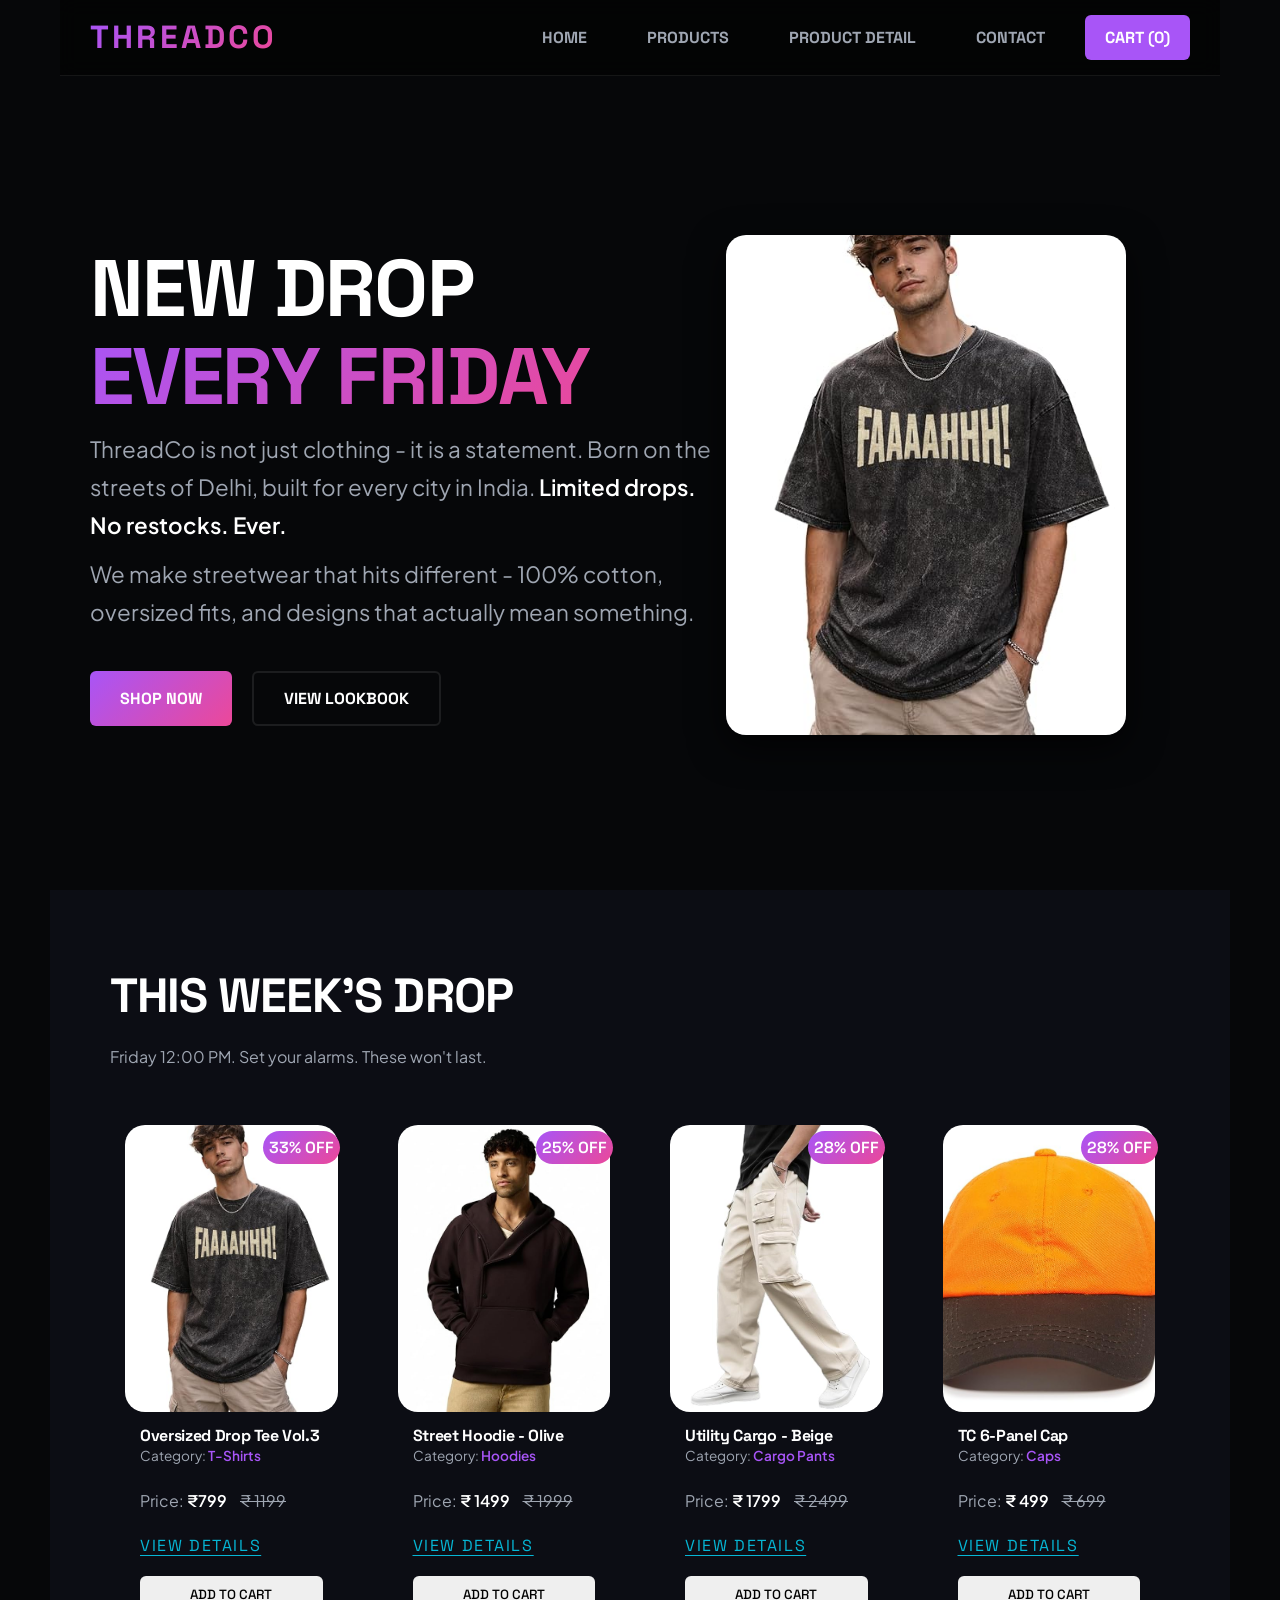
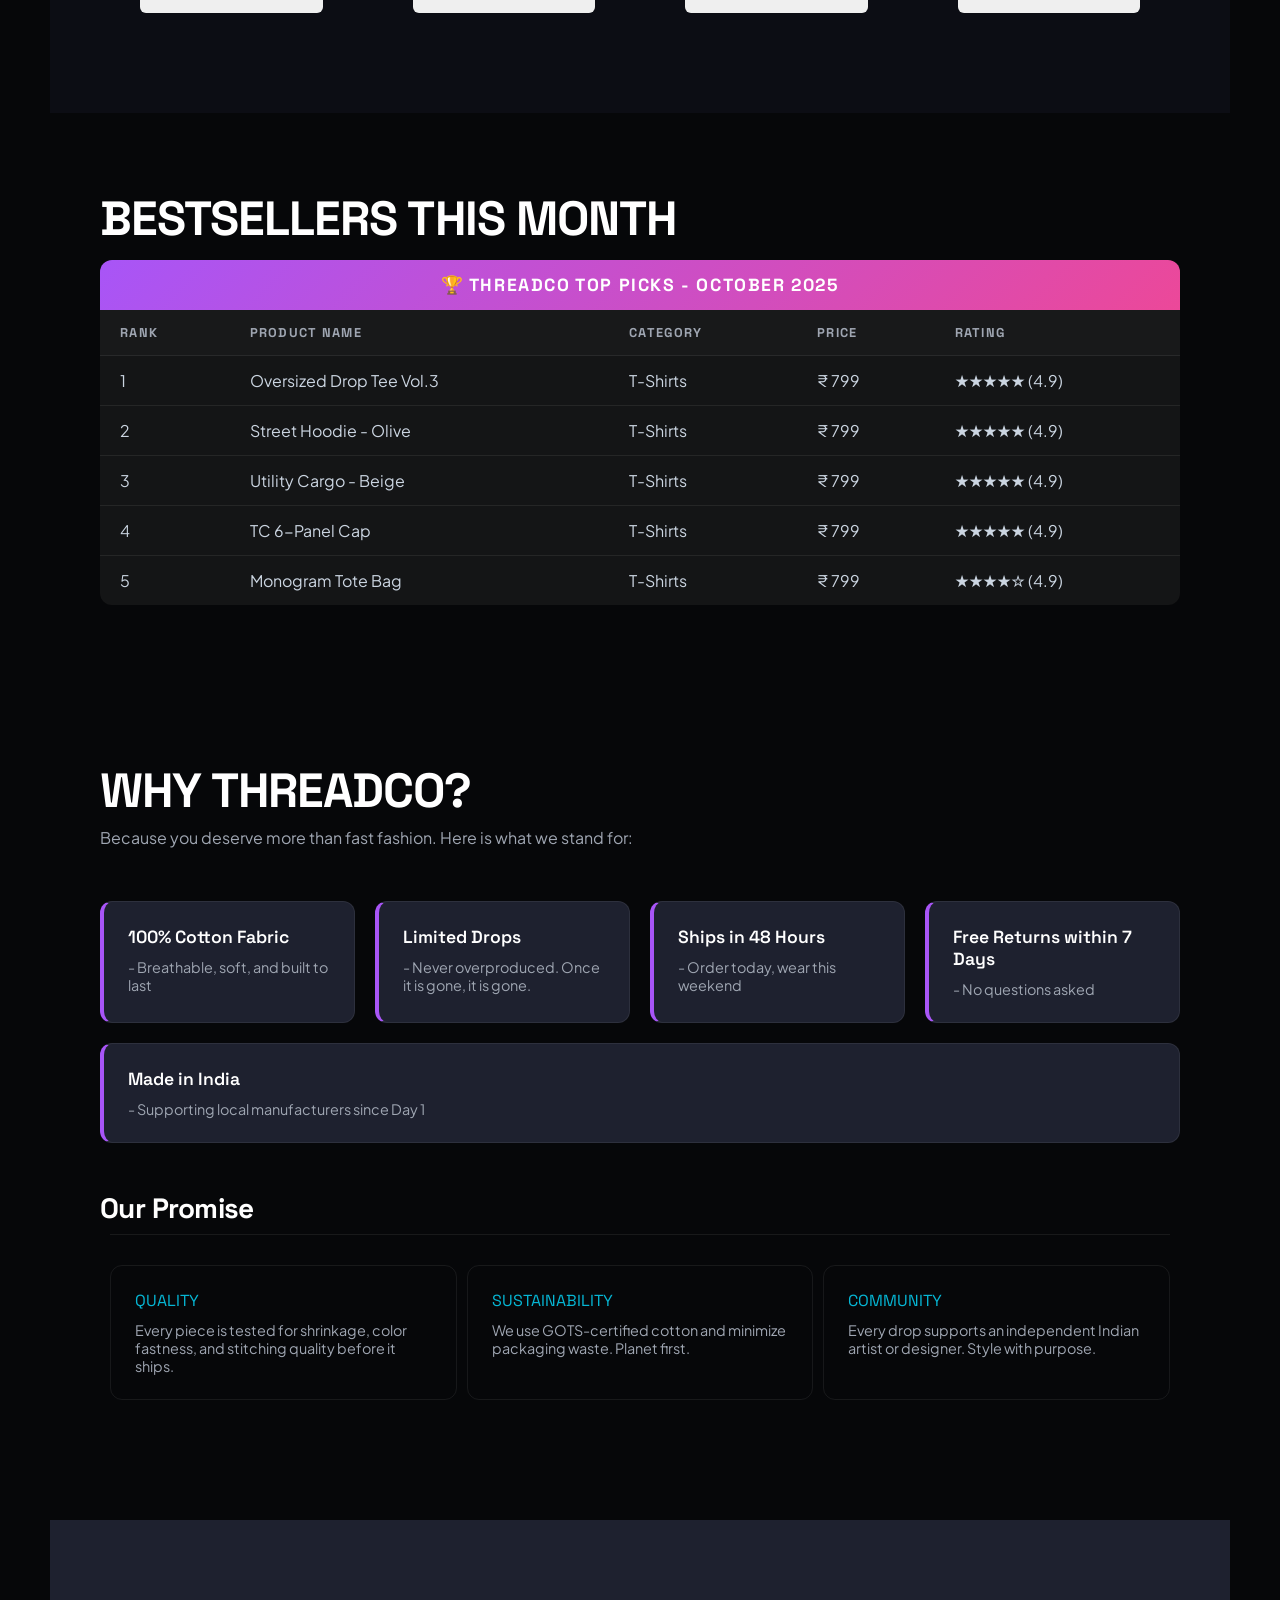
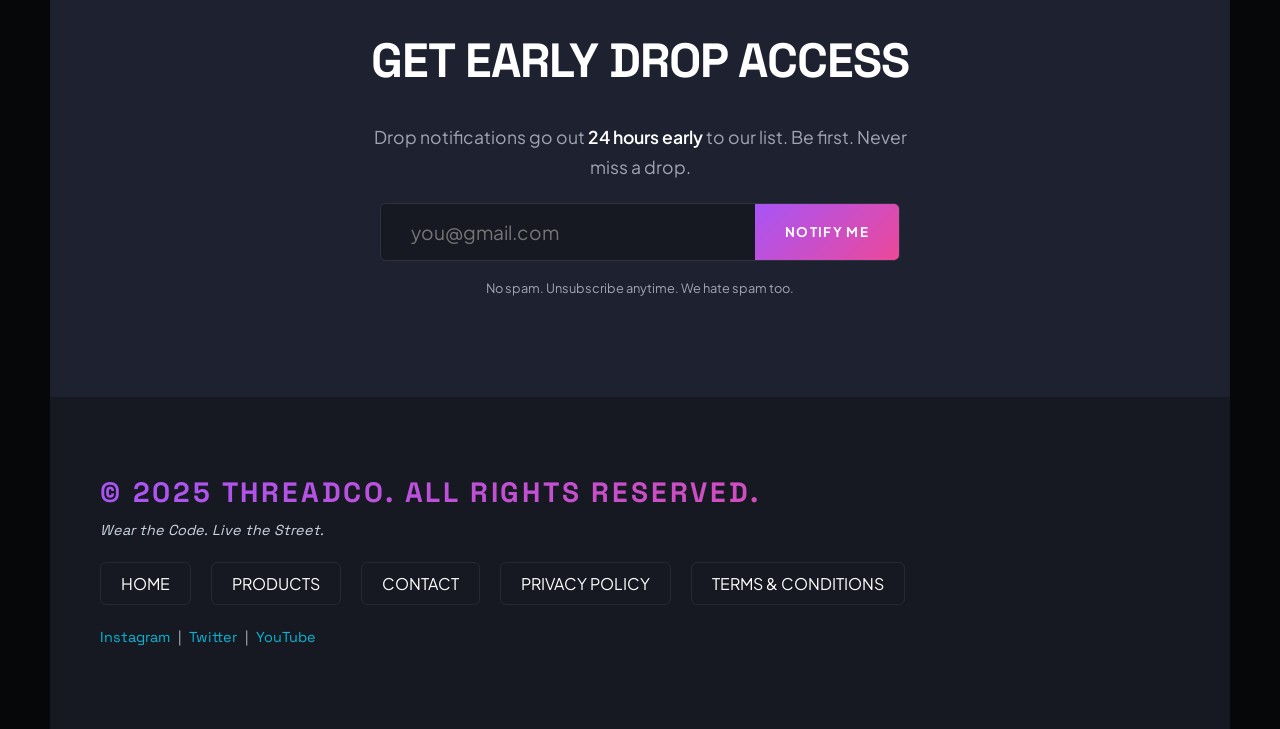
<file: index.html>
<!DOCTYPE html>
<html lang="en">

<head>
    <meta charset="UTF-8">
    <meta name="viewport" content="width=device-width, initial-scale=1.0">
    <title>ThreadCo - Wear the Code. Live the Street.</title>
    <link rel="stylesheet" href="style.css">

</head>

<body>

    <header>
        <h1>ThreadCo</h1>
        <!-- <p><em>Wear the Code. Live the Street.</em></p> -->
        <nav>
            <ul>
                <li><a href="index.html">Home</a></li>
                <li><a href="products.html">Products</a></li>
                <li><a href="product.html">Product Detail</a></li>
                <li><a href="contact.html">Contact</a></li>
                <li><a href="#">Cart (0)</a></li>
            </ul>
        </nav>
    </header>

    <main>
        <section id="hero">
            <div class="left-hero">
                <h2>New Drop <br><span id="gradient-text">Every Friday</span>
                </h2>
                <p>ThreadCo is not just clothing - it is a statement. Born on the streets of Delhi, built for every city
                    in
                    India. <strong>Limited drops. No restocks. Ever.</strong></p>
                <p>We make streetwear that hits different - 100% cotton, oversized fits, and designs that actually mean
                    something.</p>
                <div id="cta">
                    <a href="products.html" class="btn1">Shop Now</a>
                    <a href="products.html" class="btn2">View Lookbook</a>
                </div>
            </div>
            <div class="right-hero">
                <div class="glow orb1"></div>
                <div class="glow orb2"></div>
                <img src="images/product 1.jpg" alt="" srcset="">
            </div>

        </section>


        <section id="week-drop">
            <h2>This Week's Drop</h2>
            <p>Friday 12:00 PM. Set your alarms. These won't last.</p>
            <div class="cards">
                <article>
                    <figure>
                        <img src="images/product 1.jpg" alt="ThreadCo Oversized Drop Tee Vol.3 in Black">
                        <figcaption>Oversized Drop Tee Vol.3</figcaption>
                    </figure>

                    <h3>Oversized Drop Tee Vol.3</h3>
                    <p>Category: <span>T-Shirts</span></p>
                    <p>Price: <strong> &#8377;799</strong> <s>&#8377; 1199</s> </p>
                    <p><mark>33% OFF</mark></p>

                    <a href="product.html">View Details</a>
                    <button type="button">Add to Cart</button>

                </article>

                <article>
                    <figure>
                        <img src="images/product 2.jpg" alt="ThreadCo Street Hoodie in Olive Green">
                        <figcaption>Street Hoodie - Olive</figcaption>
                    </figure>

                    <h3>Street Hoodie - Olive</h3>
                    <p>Category: <span>Hoodies</span></p>
                    <p>Price: <strong>&#8377; 1499</strong> <s>&#8377; 1999</s></p>
                    <p><mark>25% OFF</mark></p>
                    <a href="product.html">View Details</a>
                    <button type="button">Add to Cart</button>
                </article>

                <article>
                    <figure>
                        <img src="images/product 3.jpg" alt="ThreadCo Cargo Pants in Beige">
                        <figcaption>Utility Cargo - Beige</figcaption>
                    </figure>
                    <h3>Utility Cargo - Beige</h3>
                    <p>Category: <span>Cargo Pants</span></p>
                    <p>Price: <strong>&#8377; 1799</strong> <s>&#8377; 2499</s></p>
                    <p><mark>28% OFF</mark></p>
                    <a href="product.html">View Details</a>
                    <button type="button">Add to Cart</button>

                </article>

                <article>
                    <figure>
                        <img src="images/product 4.jpg" alt="ThreadCo 6-Panel Cap in Black">
                        <figcaption>TC 6-Panel Cap</figcaption>
                    </figure>
                    <h3>TC 6-Panel Cap</h3>
                    <p>Category: <span>Caps</span></p>
                    <p>Price: <strong>&#8377; 499</strong> <s>&#8377; 699</s></p>
                    <p><mark>28% OFF</mark></p>
                    <a href="product.html">View Details</a>
                    <button type="button">Add to Cart</button>
                </article>
            </div>

        </section>

        <section class="best-sellers" id="best-sellers-month">
            <h2>Bestsellers This Month</h2>
            <table>
                <tr>
                    <th colspan="5">&#127942; ThreadCo Top Picks - October 2025</th>
                </tr>
                <tr>
                    <th>Rank</th>
                    <th>Product Name</th>
                    <th>Category</th>
                    <th>Price</th>
                    <th>Rating</th>
                </tr>
                <tr>
                    <td>1</td>
                    <td>Oversized Drop Tee Vol.3</td>
                    <td>T-Shirts</td>
                    <td>&#8377; 799</td>
                    <td>&#9733;&#9733;&#9733;&#9733;&#9733; (4.9)</td>
                </tr>
                <tr>
                    <td>2</td>
                    <td>Street Hoodie - Olive</td>
                    <td>T-Shirts</td>
                    <td>&#8377; 799</td>
                    <td>&#9733;&#9733;&#9733;&#9733;&#9733; (4.9)</td>
                </tr>
                <tr>
                    <td>3</td>
                    <td>Utility Cargo - Beige</td>
                    <td>T-Shirts</td>
                    <td>&#8377; 799</td>
                    <td>&#9733;&#9733;&#9733;&#9733;&#9733; (4.9)</td>
                </tr>
                <tr>
                    <td>4</td>
                    <td>TC 6-Panel Cap</td>
                    <td>T-Shirts</td>
                    <td>&#8377; 799</td>
                    <td>&#9733;&#9733;&#9733;&#9733;&#9733; (4.9)</td>
                </tr>
                <tr>
                    <td>5</td>
                    <td>Monogram Tote Bag</td>
                    <td>T-Shirts</td>
                    <td>&#8377; 799</td>
                    <td>&#9733;&#9733;&#9733;&#9733;&#9734; (4.9)</td>
                </tr>
            </table>
        </section>


        <section id="why-threadco">

            <h2>Why ThreadCo?</h2>
            <p>Because you deserve more than fast fashion. Here is what we stand for:</p>
            <ul>
                <li><strong>100% Cotton Fabric </strong>- Breathable, soft, and built to last</li>
                <li><strong>Limited Drops </strong>- Never overproduced. Once it is gone, it is gone.</li>
                <li><strong>Ships in 48 Hours </strong>- Order today, wear this weekend</li>
                <li><strong>Free Returns within 7 Days </strong>- No questions asked</li>
                <li><strong>Made in India </strong>- Supporting local manufacturers since Day 1</li>
            </ul>

            <h3>Our Promise</h3>
            <dl>
                <section>
                    <dt>Quality</dt>
                    <dd>Every piece is tested for shrinkage, color fastness, and stitching quality before it ships.</dd>
                </section>
                <section>
                    <dt>Sustainability</dt>
                    <dd>We use GOTS-certified cotton and minimize packaging waste. Planet first.</dd>
                </section>
                <section>
                    <dt>Community</dt>
                    <dd>Every drop supports an independent Indian artist or designer. Style with purpose.</dd>
                </section>
            </dl>
        </section>


        <section id="get-early">
            <h2>Get Early Drop Access</h2>
            <p>Drop notifications go out <strong>24 hours early</strong> to our list. Be first. Never miss a drop.</p>
            <form action="">
                <label for="email">Your Email:</label>
                <input type="email" id="email" name="email" placeholder="you@gmail.com" required>
                <button type="submit">Notify Me</button>
            </form>
            <br>
            <small>No spam. Unsubscribe anytime. We hate spam too.</small>
        </section>
    </main>


    <footer id="footer">
        <h3>&copy; 2025 ThreadCo. All rights reserved.</h3>
        <p><em>Wear the Code. Live the Street.</em></p>
        <nav>
            <ul>
                <li><a href="index.html">Home</a></li>
                <li><a href="products.html">Products</a></li>
                <li><a href="contact.html">Contact</a></li>
                <li><a href="#">Privacy Policy</a></li>
                <li><a href="#">Terms &amp; Conditions</a></li>
            </ul>
        </nav>

        <p>
            <a href="https://instagram.com" target="_blank">Instagram</a>
            &nbsp;|&nbsp;
            <a href="https://twitter.com" target="_blank">Twitter</a>
            &nbsp;|&nbsp;
            <a href="https://youtube.com" target="_blank">YouTube</a>
        </p>
    </footer>

</body>

</html>
</file>
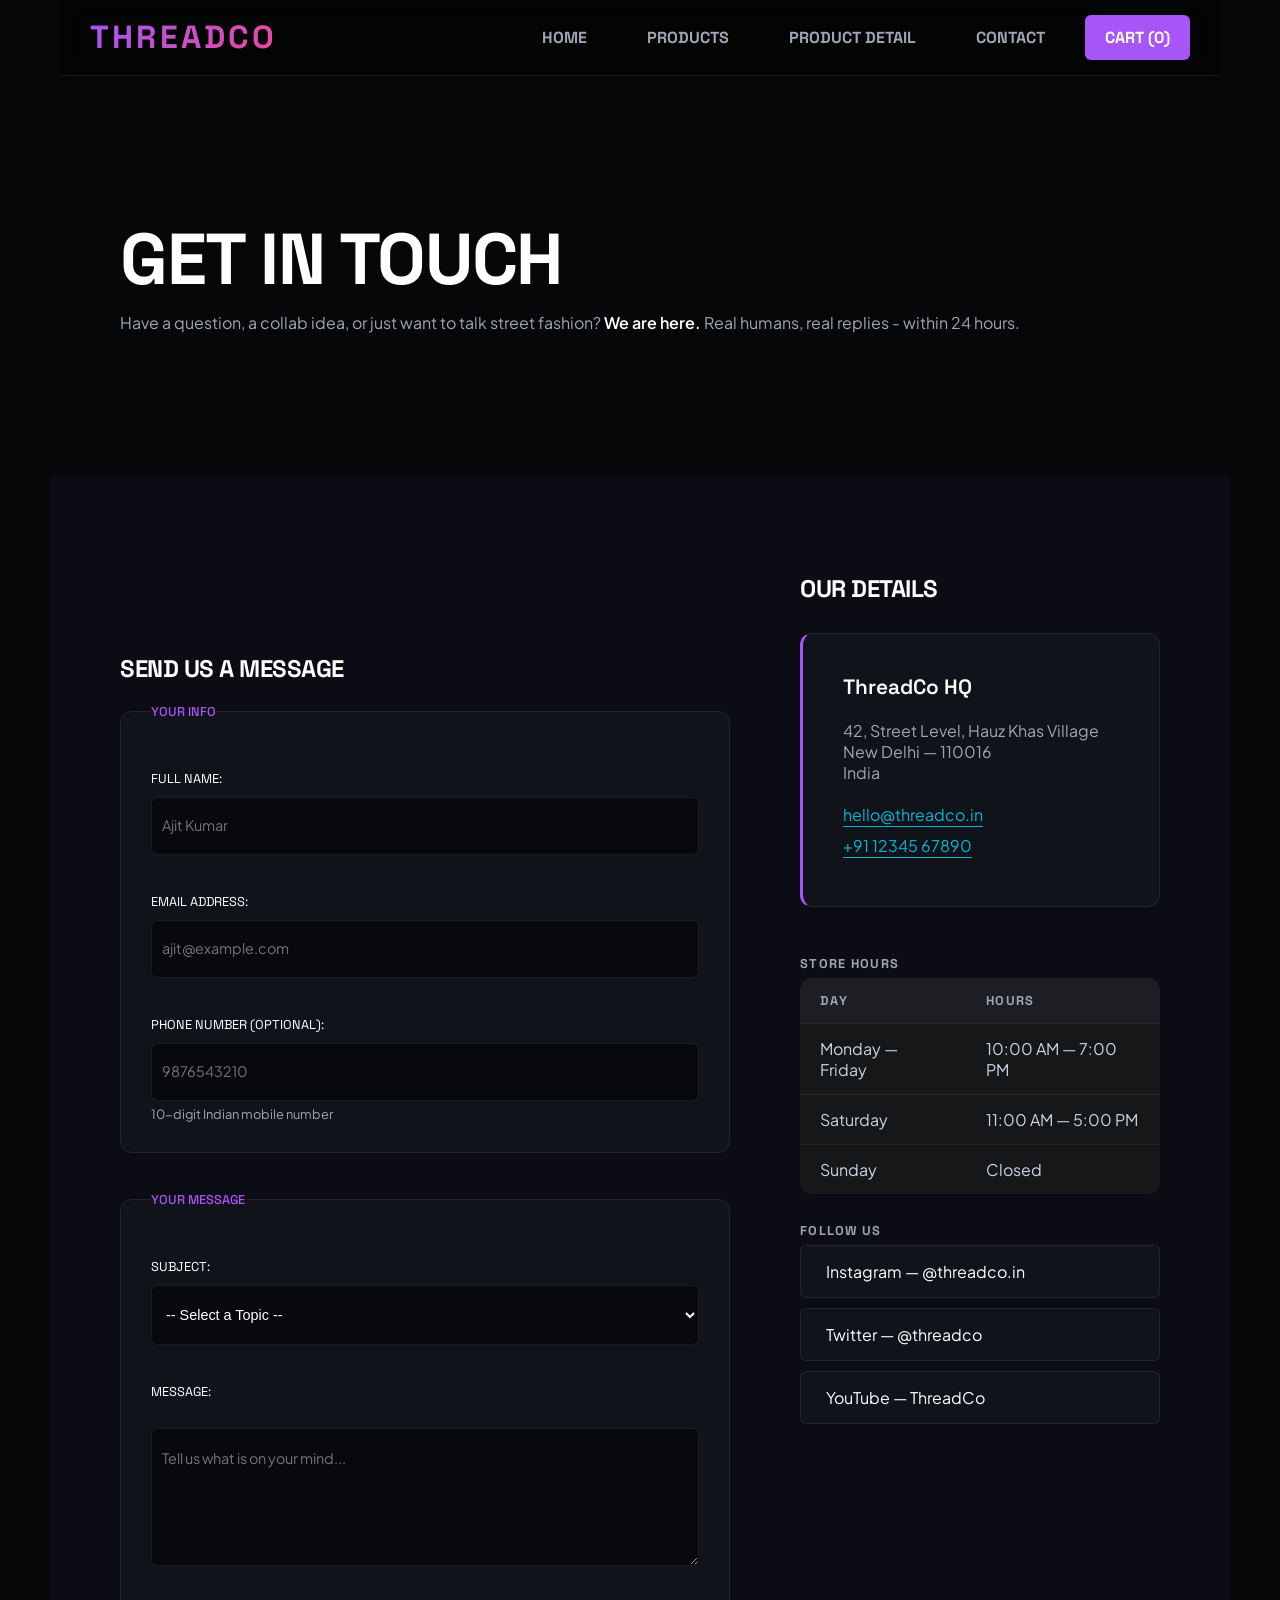
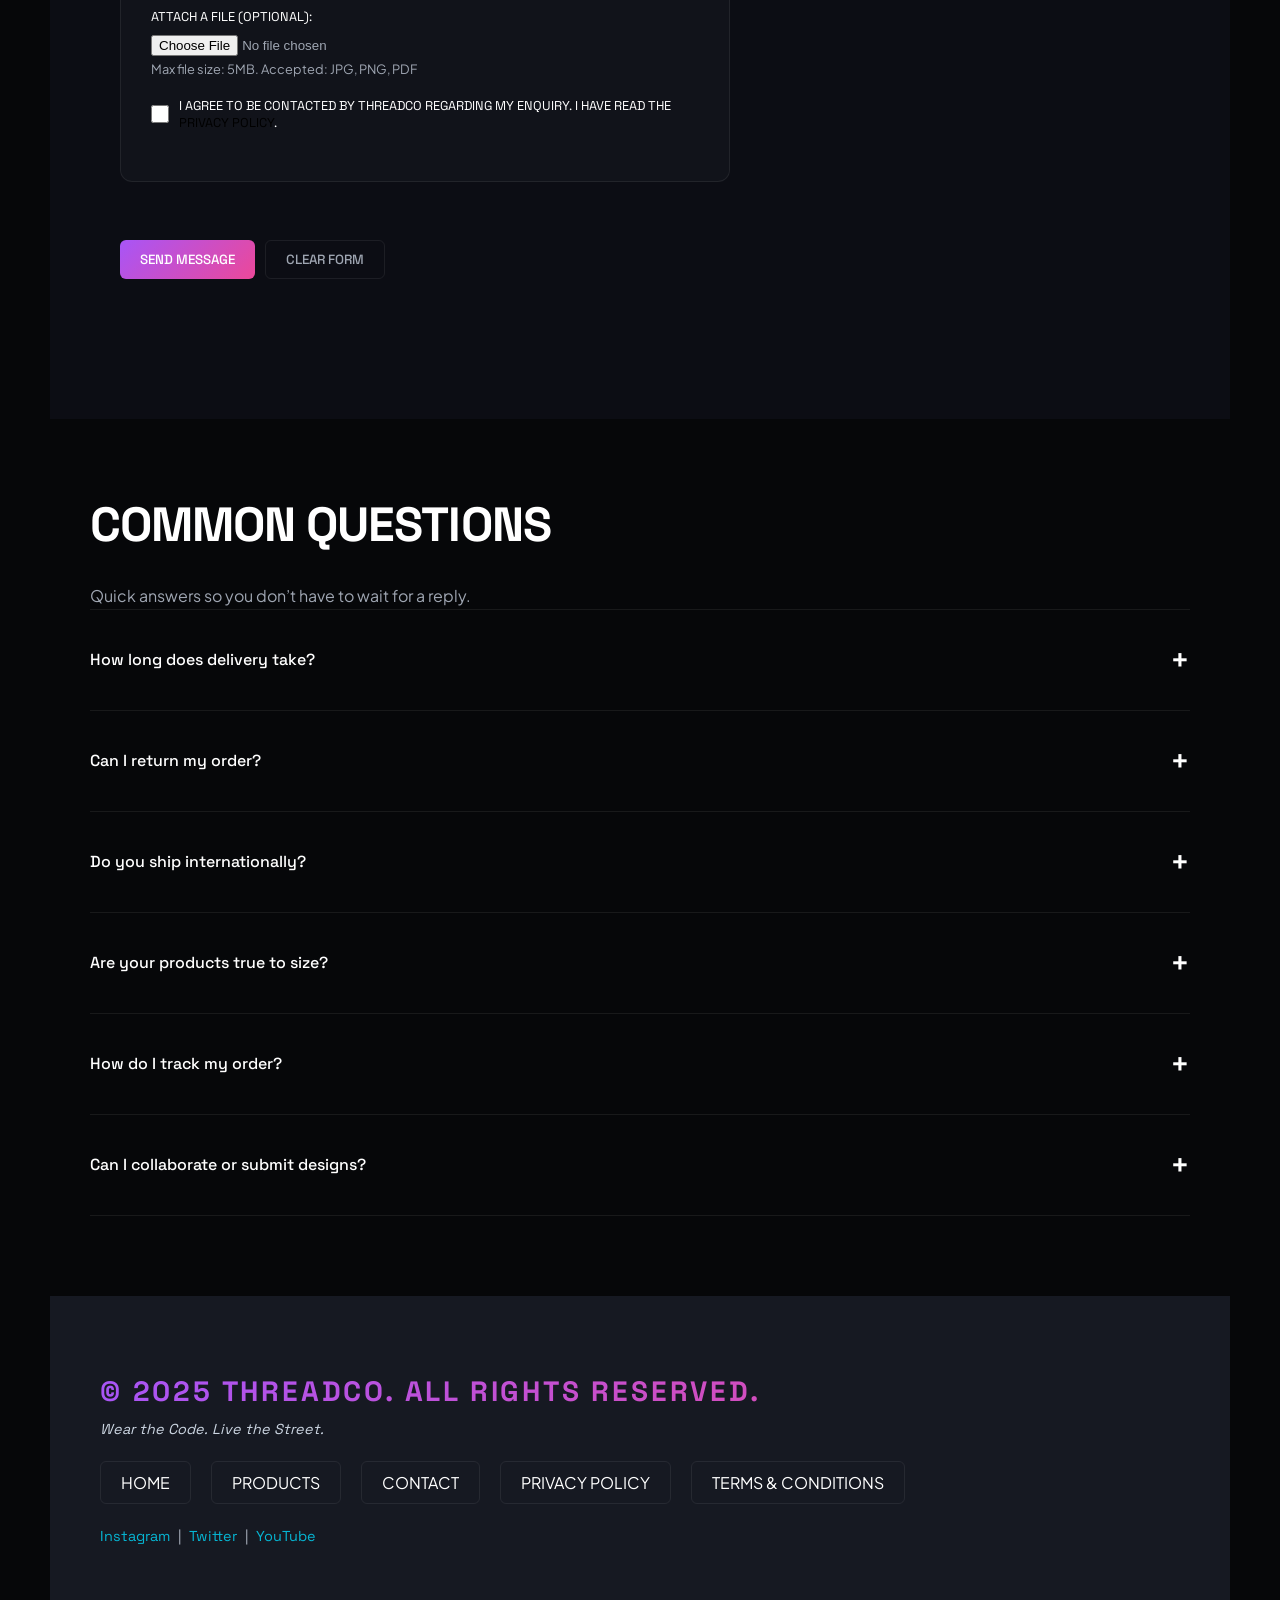
<file: contact.html>
<!DOCTYPE html>
<html lang="en">

<head>
    <meta charset="UTF-8">
    <meta name="viewport" content="width=device-width, initial-scale=1.0">
    <title>Contact - ThreadCo</title>
    <link rel="stylesheet" href="style.css">
</head>

<body>
    <header>
        <h1>ThreadCo</h1>
        <!-- <p><em>Wear the Code. Live the Street.</em></p> -->
        <nav>
            <ul>
                <li><a href="index.html">Home</a></li>
                <li><a href="products.html">Products</a></li>
                <li><a href="product.html">Product Detail</a></li>
                <li><a href="contact.html">Contact</a></li>
                <li><a href="#">Cart (0)</a></li>
            </ul>
        </nav>
    </header>

    <main>
        <section class="get-in-touch">
            <h2>Get In Touch</h2>
            <p>Have a question, a collab idea, or just want to talk street fashion? <strong>We are here.</strong> Real
                humans, real replies - within 24 hours.</p>
        </section>

        <div class="details">
            <section class="send-us-message">
                <h2>Send Us a Message</h2>

                <form action="">

                    <fieldset>
                        <legend>Your Info</legend>

                        <label for="fullname">Full Name:</label>
                        <input type="text" id="fullname" name="fullname" placeholder="Ajit Kumar" required minlength="2"
                            maxlength="60">
                        <br><br>

                        <label for="email">Email Address:</label>
                        <input type="email" id="email" name="email" placeholder="ajit@example.com" required>
                        <br><br>

                        <label for="phone">Phone Number (optional):</label>
                        <input type="tel" id="phone" name="phone" placeholder="9876543210">
                        <br>
                        <small>10-digit Indian mobile number</small>
                    </fieldset>

                    <br>

                    <fieldset>
                        <legend>Your Message</legend>

                        <label for="subject">Subject:</label>
                        <select id="subject" name="subject" required>
                            <option value="">-- Select a Topic --</option>
                            <option value="order-issue">Order Issue</option>
                            <option value="return-refund">Return / Refund</option>
                            <option value="collaboration">Collaboration / Partnership</option>
                            <option value="wholesale">Wholesale Enquiry</option>
                            <option value="general">General Query</option>
                        </select>
                        <br><br>

                        <label for="message">Message:</label>
                        <br>
                        <textarea id="message" name="message" rows="6" cols="50"
                            placeholder="Tell us what is on your mind..." required minlength="20"></textarea>
                        <br><br>

                        <label for="attachment">Attach a File (optional):</label>
                        <input type="file" id="attachment" name="attachment">
                        <small>Max file size: 5MB. Accepted: JPG, PNG, PDF</small>

                        <div class="consent">
                            <input type="checkbox" id="consent" name="consent" required>
                            <label for="consent">
                                I agree to be contacted by ThreadCo regarding my enquiry.
                                I have read the <a href="#">Privacy Policy</a>.
                            </label>
                        </div>
                    </fieldset>

                    <br>
                    <div class="contact-btns">
                        <button type="submit">Send Message</button>
                        <button type="reset">Clear Form</button>
                    </div>

                </form>
            </section>


            <section class="our-details">
                <h2>Our Details</h2>

                <address>
                    <strong>ThreadCo HQ</strong> <br>
                    42, Street Level, Hauz Khas Village <br>
                    New Delhi — 110016 <br>
                    India
                    <br><br>
                    <a href="mailto:hello@threadco.in">hello@threadco.in</a>
                    <br>
                    <a href="tel:+911234567890">+91 12345 67890</a>
                </address>
                <div>
                <h3>Store Hours</h3>

                <table>
                    <tr>
                        <th>Day</th>
                        <th>Hours</th>
                    </tr>
                    <tr>
                        <td>Monday — Friday</td>
                        <td>10:00 AM — 7:00 PM</td>
                    </tr>
                    <tr>
                        <td>Saturday</td>
                        <td>11:00 AM — 5:00 PM</td>
                    </tr>
                    <tr>
                        <td>Sunday</td>
                        <td>Closed</td>
                    </tr>
                </table>
                </div>
                <div>
                <h3>Follow Us</h3>
                <ul>
                    <li><a href="https://instagram.com" target="_blank">Instagram &mdash; @threadco.in</a></li>
                    <li><a href="https://twitter.com" target="_blank">Twitter &mdash; @threadco</a></li>
                    <li><a href="https://youtube.com" target="_blank">YouTube &mdash; ThreadCo</a></li>
                </ul>
                </div>
            </section>
        </div>


        <section class="common-questions">

            <h2>Common Questions</h2>
            <p>Quick answers so you don&rsquo;t have to wait for a reply.</p>
            <details>
                <summary>How long does delivery take?</summary>
                <p>
                    We ship within <strong>48 hours</strong> of order confirmation.
                    Standard delivery takes <strong>3&mdash;5 business days</strong> across India.
                    Express delivery (1&mdash;2 days) is available at checkout for select pin codes.
                </p>
            </details>

            <details>
                <summary>Can I return my order?</summary>
                <p>
                    Yes! We offer <strong>free returns within 7 days</strong> of delivery.
                    The item must be unworn, unwashed, and in its original packaging with all tags attached.
                    Initiate your return from the Orders section of your account.
                </p>
            </details>

            <details>
                <summary>Do you ship internationally?</summary>
                <p>
                    Not yet &mdash; but we&rsquo;re working on it.
                    International shipping is planned for early 2026.
                    Sign up for our newsletter to get notified first.
                </p>
            </details>

            <details>
                <summary>Are your products true to size?</summary>
                <p>
                    ThreadCo tees and hoodies are <strong>oversized by design</strong>.
                    If you prefer a more fitted look, we recommend sizing down.
                    Check the <a href="product.html#size-chart">Size Guide</a> on any product page for exact
                    measurements.
                </p>
            </details>

            <details>
                <summary>How do I track my order?</summary>
                <p>
                    Once your order ships, you will receive a tracking link via SMS and email.
                    You can also track your order by entering your order ID on our
                    <a href="#">Order Tracking page</a>.
                </p>
            </details>

            <details>
                <summary>Can I collaborate or submit designs?</summary>
                <p>
                    Absolutely. ThreadCo works with independent Indian artists on every drop.
                    If you have a design concept or want to collab, reach out via the form above
                    and select <strong>&ldquo;Collaboration / Partnership&rdquo;</strong> as the subject.
                    We read every single message.
                </p>
            </details>

        </section>
    </main>

    <footer id="footer">
        <h3>&copy; 2025 ThreadCo. All rights reserved.</h3>
        <p><em>Wear the Code. Live the Street.</em></p>
        <nav>
            <ul>
                <li><a href="index.html">Home</a></li>
                <li><a href="products.html">Products</a></li>
                <li><a href="contact.html">Contact</a></li>
                <li><a href="#">Privacy Policy</a></li>
                <li><a href="#">Terms &amp; Conditions</a></li>
            </ul>
        </nav>

        <p>
            <a href="https://instagram.com" target="_blank">Instagram</a>
            &nbsp;|&nbsp;
            <a href="https://twitter.com" target="_blank">Twitter</a>
            &nbsp;|&nbsp;
            <a href="https://youtube.com" target="_blank">YouTube</a>
        </p>
    </footer>

</body>

</html>
</file>
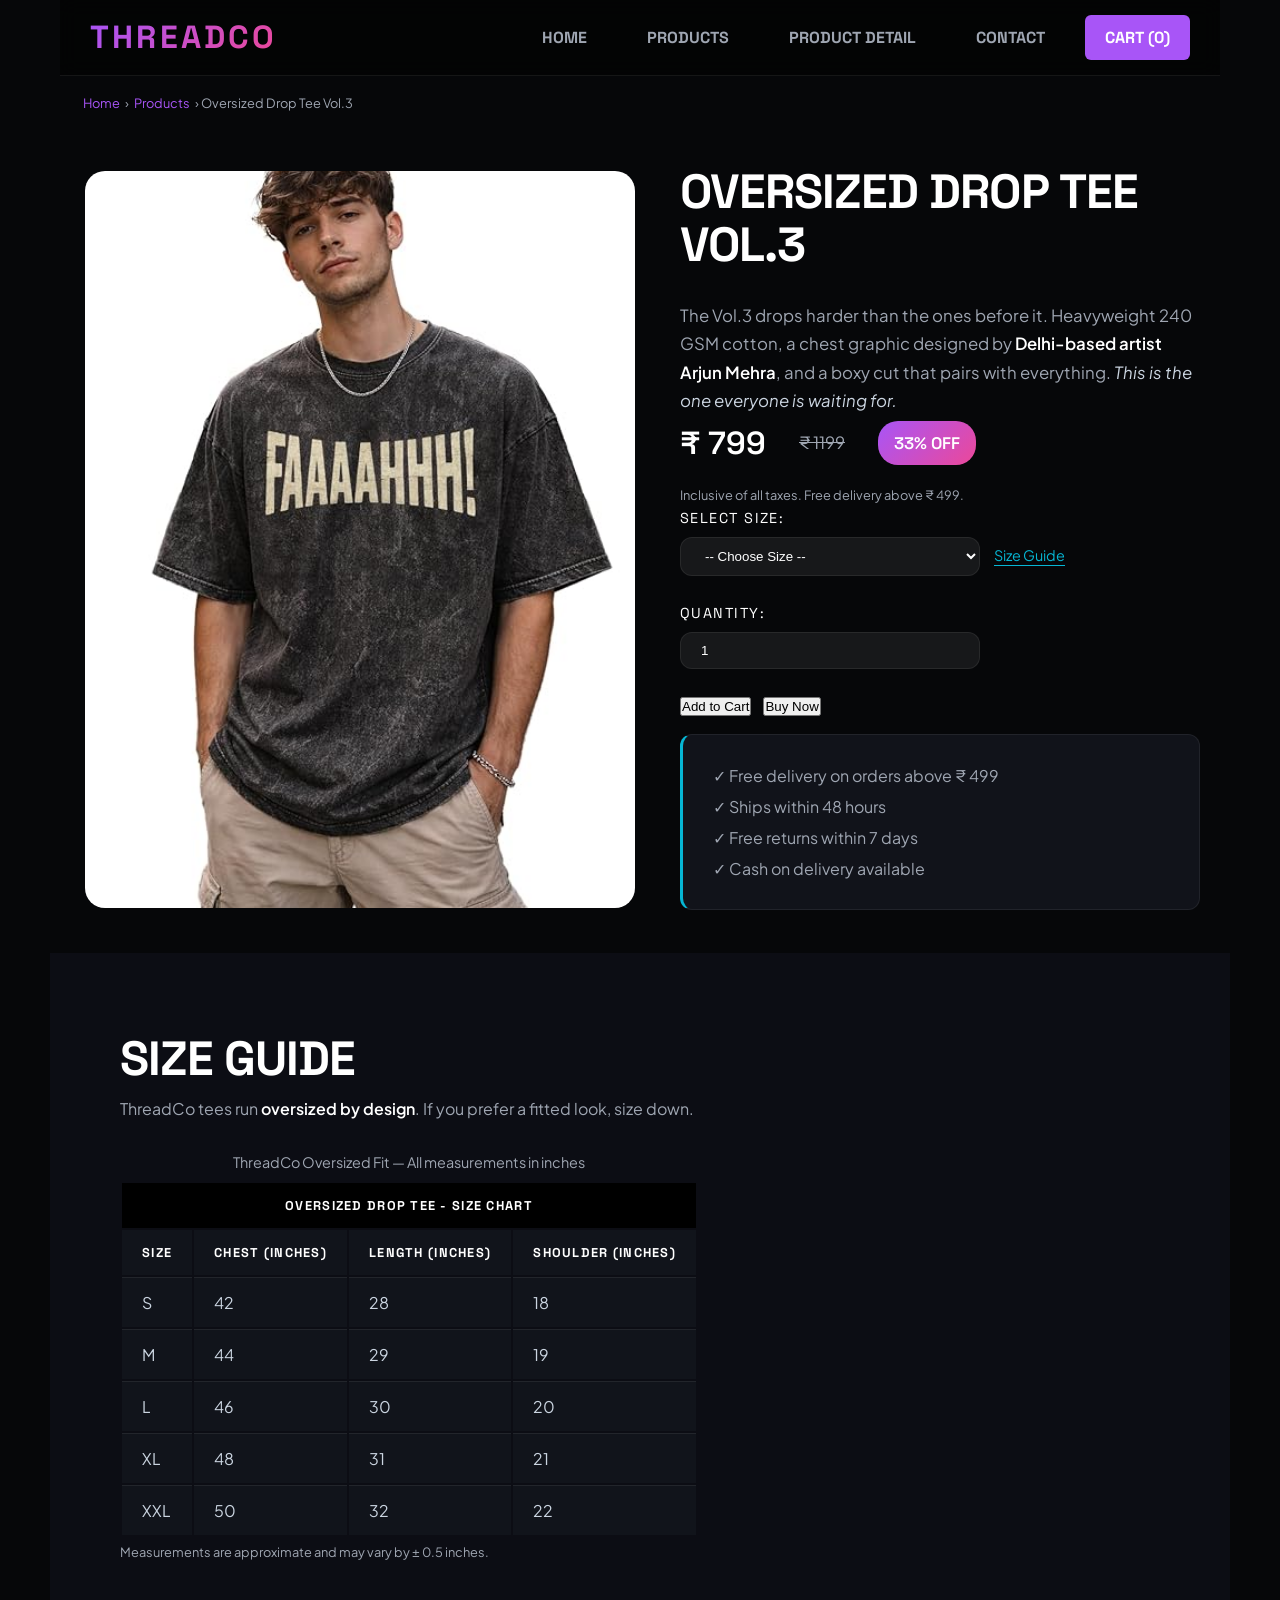
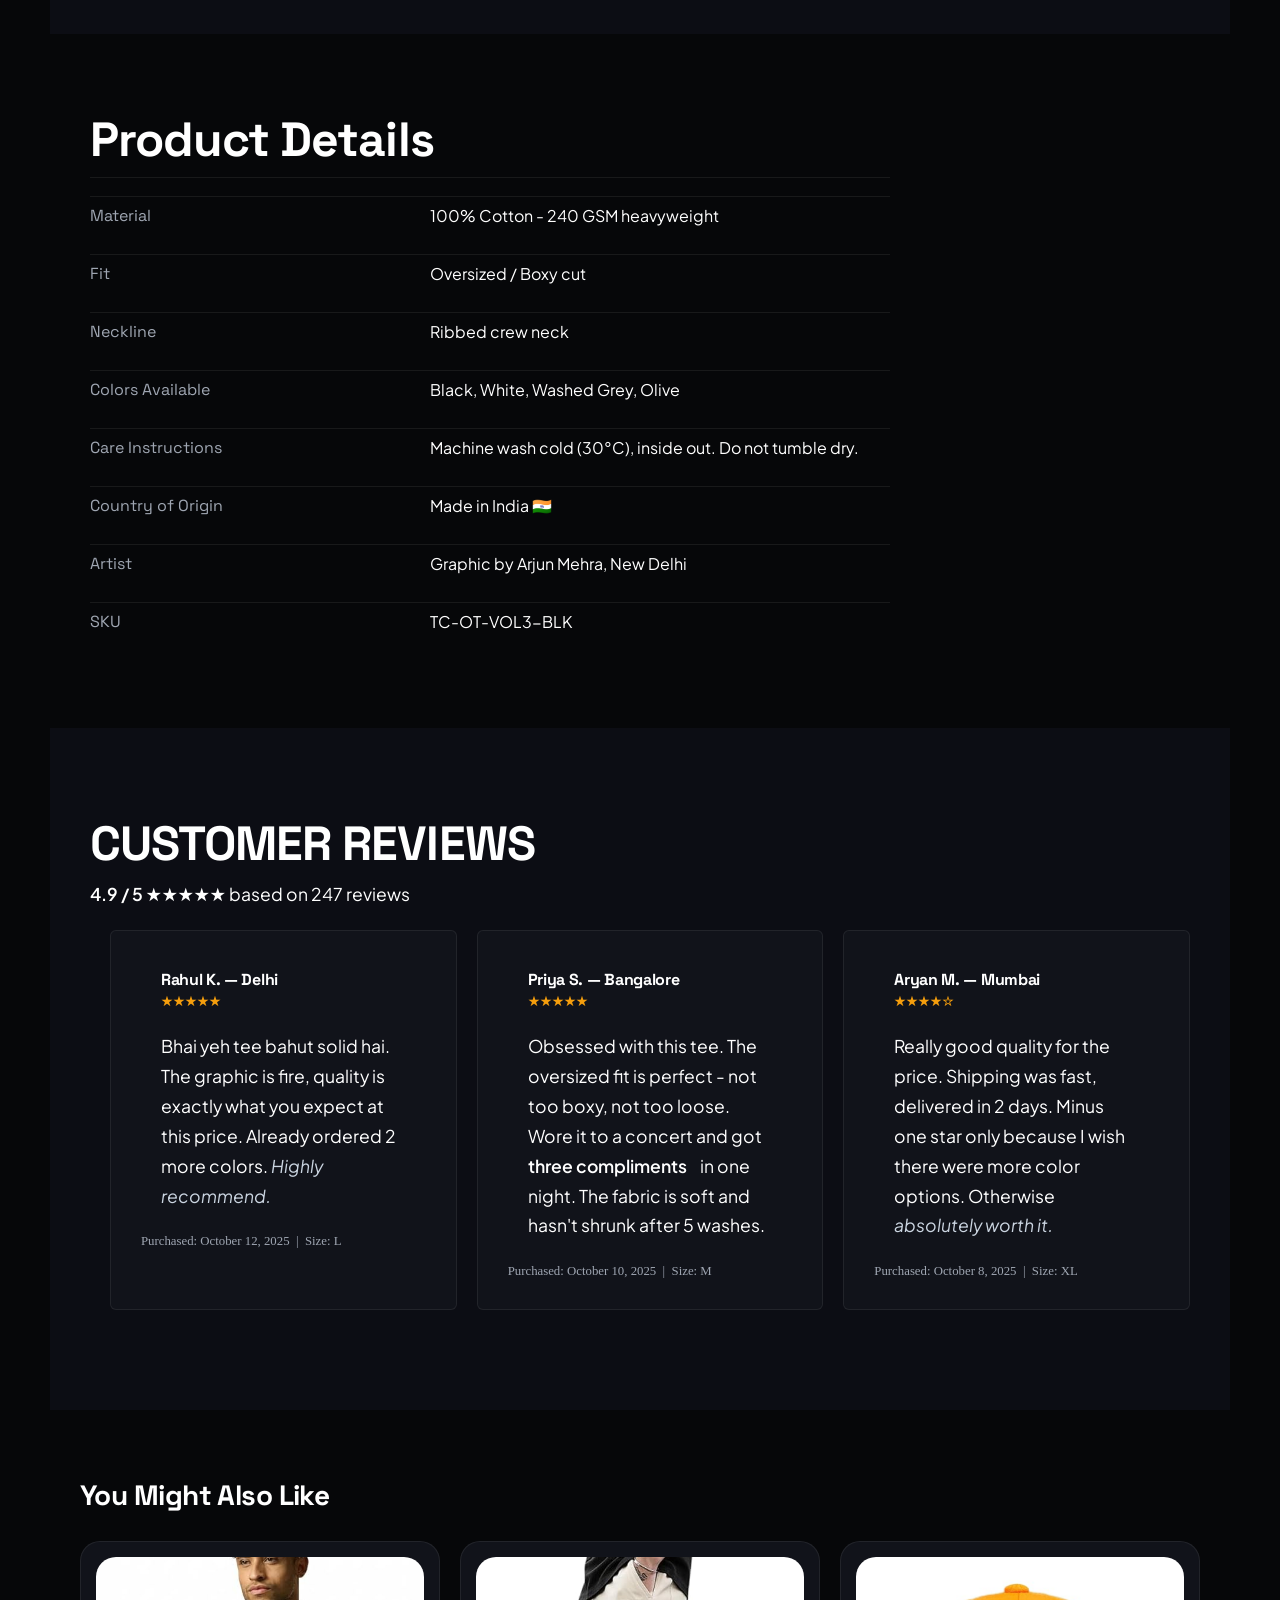
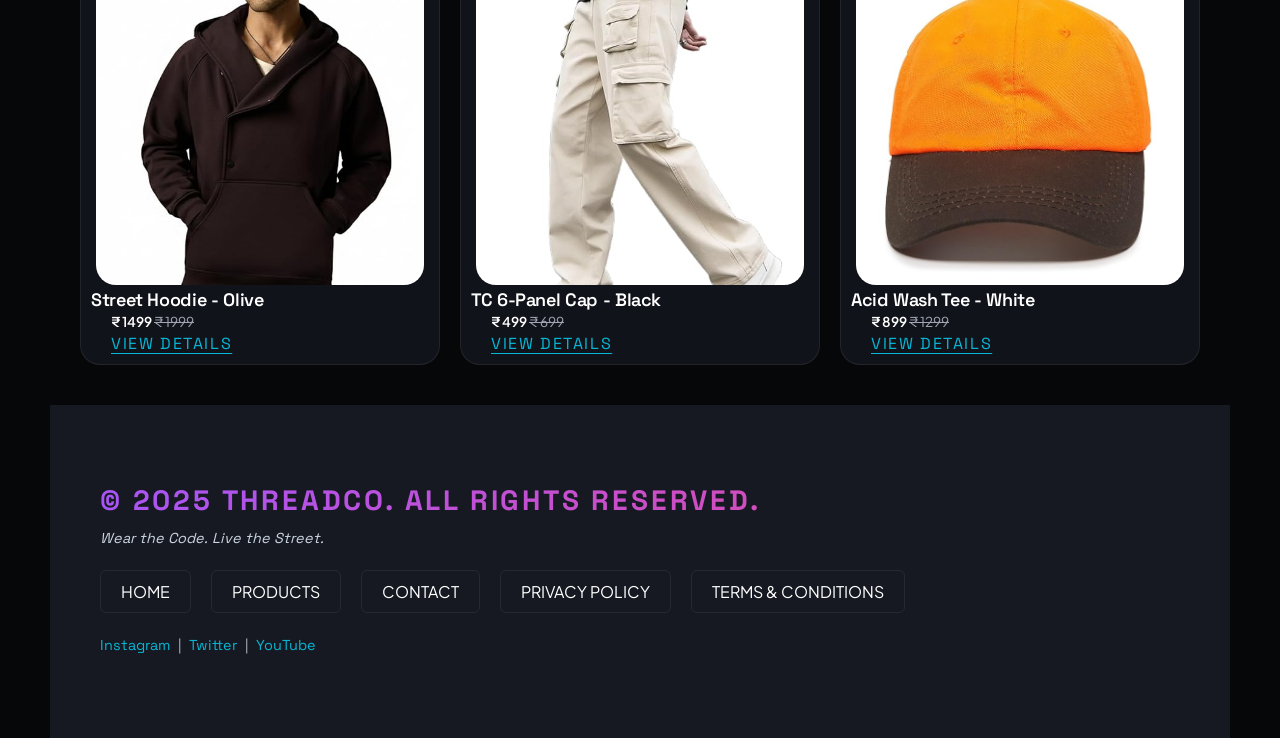
<file: product.html>
<!DOCTYPE html>
<html lang="en">

<head>
    <meta charset="UTF-8">
    <meta name="viewport" content="width=device-width, initial-scale=1.0">
    <title>Contact - ThreadCo</title>
    <link rel="stylesheet" href="style.css">
</head>

<body>
    <header>
        <h1>ThreadCo</h1>
        <!-- <p><em>Wear the Code. Live the Street.</em></p> -->
        <nav>
            <ul>
                <li><a href="index.html">Home</a></li>
                <li><a href="products.html">Products</a></li>
                <li><a href="product.html">Product Detail</a></li>
                <li><a href="contact.html">Contact</a></li>
                <li><a href="#">Cart (0)</a></li>
            </ul>
        </nav>
    </header>

    <main>
        <nav aria-label="breadcrumb">
            <a href="index.html">Home</a>
            &rsaquo;
            <a href="products.html">Products</a>
            &rsaquo;
            Oversized Drop Tee Vol.3
        </nav>

        <section id="product-detail">
            <figure>
                <img src="images/product 1.jpg" alt="ThreadCo Oversized Drop Tee Vol.3 - front view, black colorway"
                    width="600">
                <figcaption>Oversized Drop Tee Vol.3 - Black Colorway</figcaption>
            </figure>

            <div class="product-detail-left">
                <h2>Oversized Drop Tee Vol.3</h2>
                <p>
                    The Vol.3 drops harder than the ones before it. Heavyweight 240 GSM cotton,
                    a chest graphic designed by <strong>Delhi-based artist Arjun Mehra</strong>,
                    and a boxy cut that pairs with everything.
                    <em>This is the one everyone is waiting for.</em>
                </p>

                <p>
                    <strong>&#8377; 799</strong>
                    &nbsp;
                    <s>&#8377; 1199</s>
                    &nbsp;
                    <mark>33% OFF</mark>
                </p>

                <p><small>Inclusive of all taxes. Free delivery above &#8377; 499.</small></p>

                <label for="size-select">Select Size:</label>
                <select id="size-select" name="size">
                    <option value="">-- Choose Size --</option>
                    <option value="S">S</option>
                    <option value="M">M</option>
                    <option value="L">L</option>
                    <option value="XL">XL</option>
                    <option value="XXL">XXL</option>
                </select>
                <a href="#size-chart">Size Guide</a>

                <br><br>

                <label for="quantity">Quantity:</label>
                <input type="number" id="quantity" name="quantity" value="1" min="1" max="10">

                <br><br>

                <button type="button">Add to Cart</button>
                &nbsp;
                <button type="button">Buy Now</button>

                <br><br>

                <ul>
                    <li>&#10003; Free delivery on orders above &#8377; 499</li>
                    <li>&#10003; Ships within 48 hours</li>
                    <li>&#10003; Free returns within 7 days</li>
                    <li>&#10003; Cash on delivery available</li>
                </ul>
            </div>
        </section>


        <section id="size-chart">
            <h2>Size Guide</h2>
            <p>ThreadCo tees run <strong>oversized by design</strong>. If you prefer a fitted look, size down.</p>

            <table>
                <caption>ThreadCo Oversized Fit &mdash; All measurements in inches</caption>
                <tr>
                    <th colspan="4">Oversized Drop Tee - Size Chart</th>
                </tr>
                <tr>
                    <th>Size</th>
                    <th>Chest (inches)</th>
                    <th>Length (inches)</th>
                    <th>Shoulder (inches)</th>
                </tr>
                <tr>
                    <td>S</td>
                    <td>42</td>
                    <td>28</td>
                    <td>18</td>
                </tr>
                <tr>
                    <td>M</td>
                    <td>44</td>
                    <td>29</td>
                    <td>19</td>
                </tr>
                <tr>
                    <td>L</td>
                    <td>46</td>
                    <td>30</td>
                    <td>20</td>
                </tr>
                <tr>
                    <td>XL</td>
                    <td>48</td>
                    <td>31</td>
                    <td>21</td>
                </tr>
                <tr>
                    <td>XXL</td>
                    <td>50</td>
                    <td>32</td>
                    <td>22</td>
                </tr>
            </table>

            <p><small>Measurements are approximate and may vary by &#177; 0.5 inches.</small></p>
        </section>

        <section id="product-details">
            <h2>Product Details</h2>

            <dl>
                <div>
                    <div>
                        <dt>Material</dt>
                        <dd>100% Cotton - 240 GSM heavyweight</dd>
                    </div>
                    <div>
                        <dt>Fit</dt>
                        <dd>Oversized / Boxy cut</dd>
                    </div>
                    <div>
                        <dt>Neckline</dt>
                        <dd>Ribbed crew neck</dd>
                    </div>
                    <div>
                        <dt>Colors Available</dt>
                        <dd>Black, White, Washed Grey, Olive</dd>
                    </div>
                    <div>
                        <dt>Care Instructions</dt>
                        <dd>Machine wash cold (30&deg;C), inside out. Do not tumble dry.</dd>
                    </div>
                    <div>
                        <dt>Country of Origin</dt>
                        <dd>Made in India &#127470;&#127475;</dd>
                    </div>
                    <div>
                        <dt>Artist</dt>
                        <dd>Graphic by Arjun Mehra, New Delhi</dd>
                    </div>
                    <div>
                        <dt>SKU</dt>
                        <dd>TC-OT-VOL3-BLK</dd>
                    </div>
                </div>
            </dl>

        </section>

        <section class="customer-reviews ">
            <h2>Customer Reviews</h2>
            <p>
                <strong>4.9 / 5</strong>
                &#9733;&#9733;&#9733;&#9733;&#9733;
                based on 247 reviews
            <div class="customer-reviews-details">




                </p>

                <article>
                    <h3>Rahul K. &mdash; Delhi</h3>
                    <p>&#9733;&#9733;&#9733;&#9733;&#9733;</p>
                    <p>
                        Bhai yeh tee bahut solid hai. The graphic is fire, quality is exactly what
                        you expect at this price. Already ordered 2 more colors.
                        <em>Highly recommend.</em>
                    </p>
                    <small>Purchased: October 12, 2025 &nbsp;|&nbsp; Size: L</small>
                </article>

                <article>
                    <h3>Priya S. &mdash; Bangalore</h3>
                    <p>&#9733;&#9733;&#9733;&#9733;&#9733;</p>
                    <p>
                        Obsessed with this tee. The oversized fit is perfect - not too boxy,
                        not too loose. Wore it to a concert and got <strong>three compliments</strong> in one night.
                        The fabric is soft and hasn't shrunk after 5 washes.
                    </p>
                    <small>Purchased: October 10, 2025 &nbsp;|&nbsp; Size: M</small>
                </article>

                <article>
                    <h3>Aryan M. &mdash; Mumbai</h3>
                    <p>&#9733;&#9733;&#9733;&#9733;&#9734;</p>
                    <p>
                        Really good quality for the price. Shipping was fast, delivered in 2 days.
                        Minus one star only because I wish there were more color options.
                        Otherwise <em>absolutely worth it.</em>
                    </p>
                    <small>Purchased: October 8, 2025 &nbsp;|&nbsp; Size: XL</small>
                </article>
            </div>
        </section>

        <section class="might-also-like ">
            <h3>You Might Also Like</h3>
            <div class="also-like-items">
                <article>
                    <figure>
                        <img src="images/product 2.jpg" alt="ThreadCo Street Hoodie in Olive">
                        <figcaption>Street Hoodie - Olive</figcaption>
                    </figure>
                    <h4>Street Hoodie - Olive</h4>
                    <p><strong>&#8377; 1499</strong> <s>&#8377; 1999</s></p>
                    <a href="product.html">View Details</a>
                </article>

                <article>
                    <figure>
                        <img src="images/product 3.jpg" alt="ThreadCo TC 6-Panel Cap in Black">
                        <figcaption>TC 6-Panel Cap - Black</figcaption>
                    </figure>
                    <h4>TC 6-Panel Cap - Black</h4>
                    <p><strong>&#8377; 499</strong> <s>&#8377; 699</s></p>
                    <a href="product.html">View Details</a>
                </article>

                <article>
                    <figure>
                        <img src="images/product 4.jpg" alt="ThreadCo Acid Wash Tee in White">
                        <figcaption>Acid Wash Tee - White</figcaption>
                    </figure>
                    <h4>Acid Wash Tee - White</h4>
                    <p><strong>&#8377; 899</strong> <s>&#8377; 1299</s></p>
                    <a href="product.html">View Details</a>
                </article>
            </div>
        </section>
    </main>


    <footer id="footer">
        <h3>&copy; 2025 ThreadCo. All rights reserved.</h3>
        <p><em>Wear the Code. Live the Street.</em></p>
        <nav>
            <ul>
                <li><a href="index.html">Home</a></li>
                <li><a href="products.html">Products</a></li>
                <li><a href="contact.html">Contact</a></li>
                <li><a href="#">Privacy Policy</a></li>
                <li><a href="#">Terms &amp; Conditions</a></li>
            </ul>
        </nav>

        <p>
            <a href="https://instagram.com" target="_blank">Instagram</a>
            &nbsp;|&nbsp;
            <a href="https://twitter.com" target="_blank">Twitter</a>
            &nbsp;|&nbsp;
            <a href="https://youtube.com" target="_blank">YouTube</a>
        </p>
    </footer>

</body>

</html>
</file>
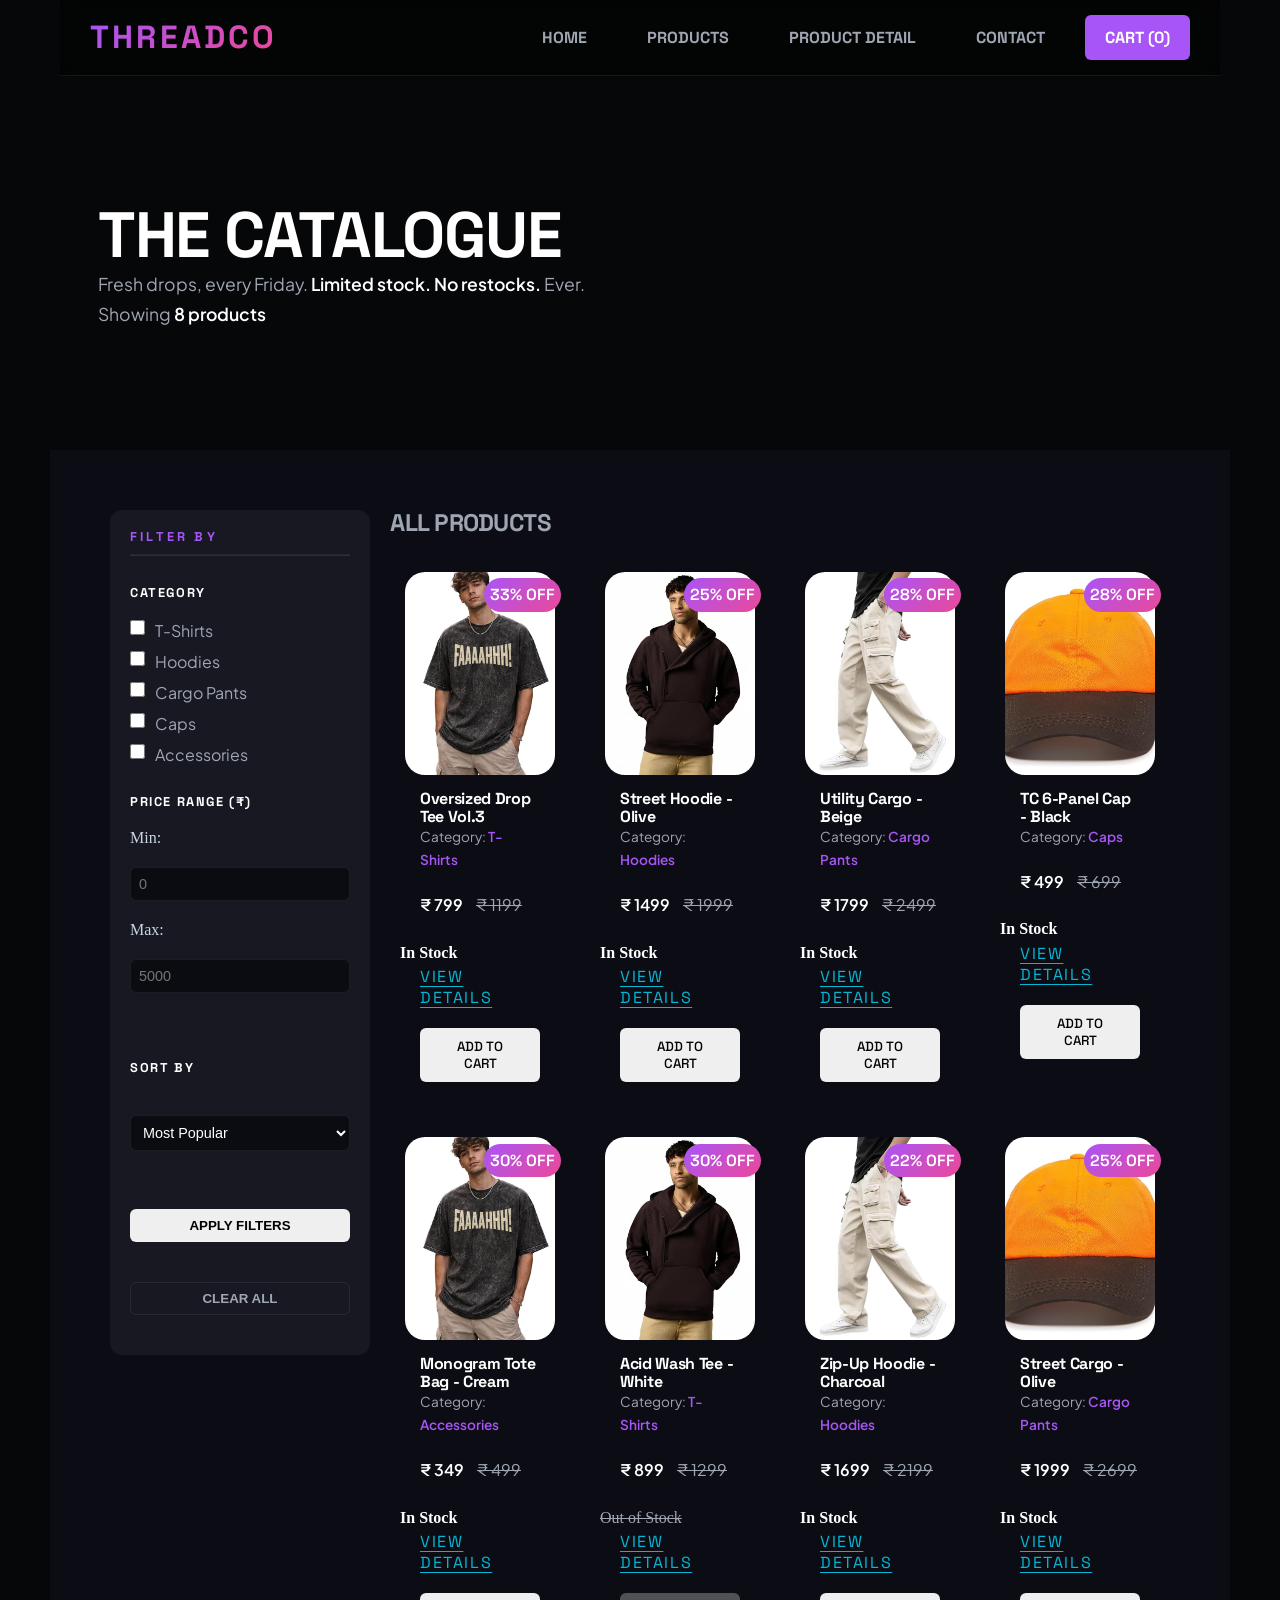
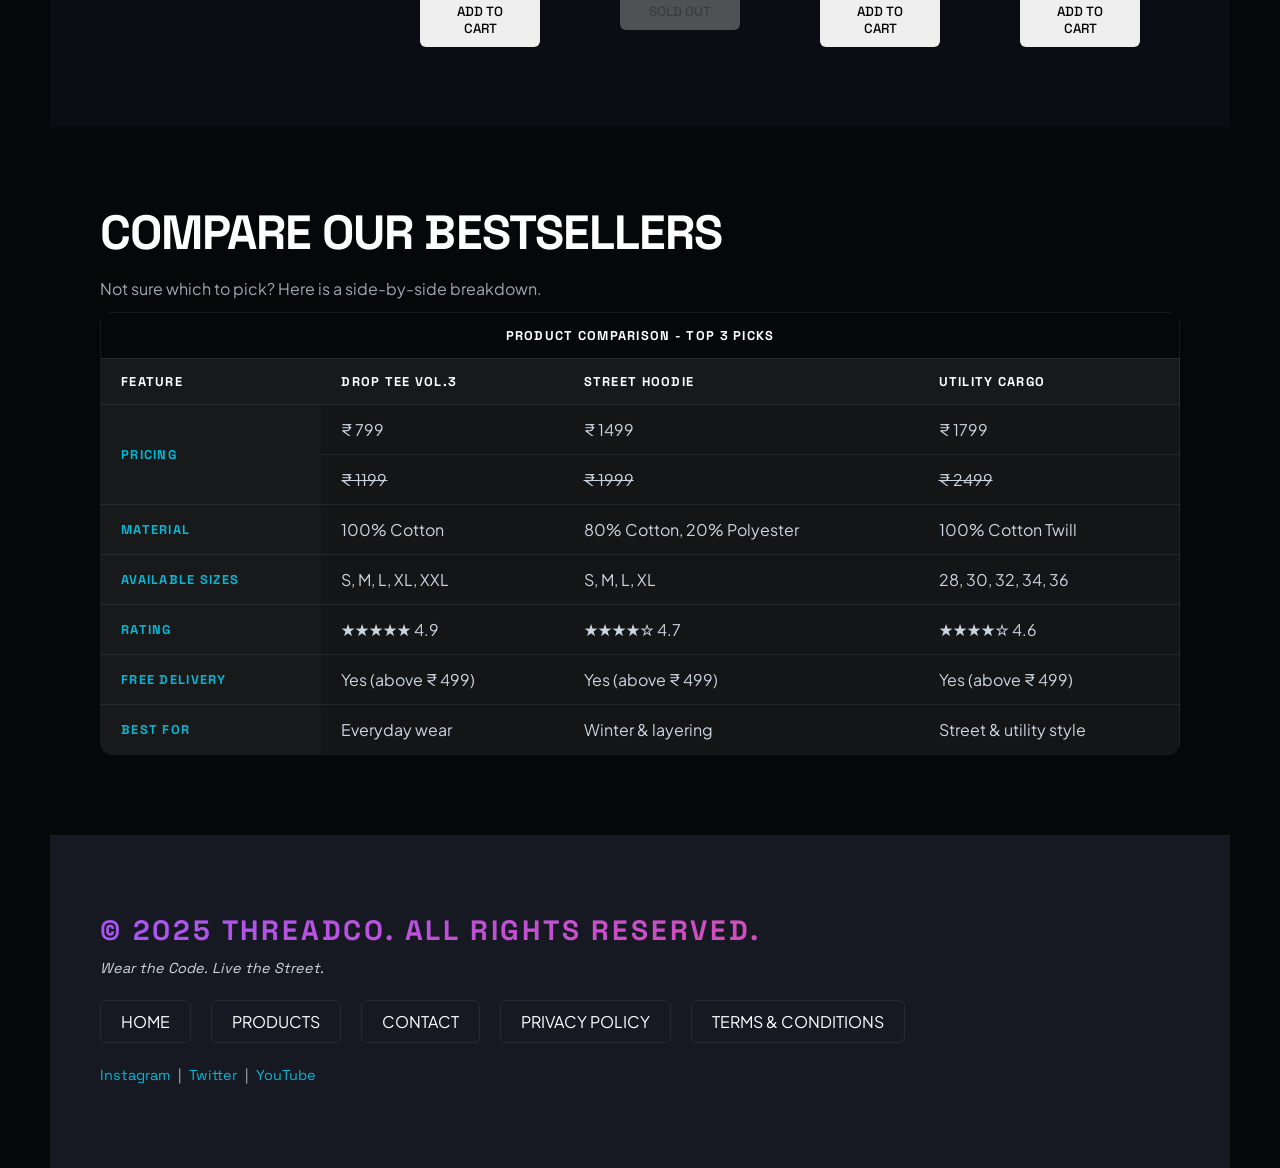
<file: products.html>
<!DOCTYPE html>
<html lang="en">

<head>
    <meta charset="UTF-8">
    <meta name="viewport" content="width=device-width, initial-scale=1.0">
    <title>ThreadCo - The Catalogue</title>
    <link rel="stylesheet" href="style.css">
</head>

<body>
    <header>
        <h1>ThreadCo</h1>
        <!-- <p><em>Wear the Code. Live the Street.</em></p> -->
        <nav>
            <ul>
                <li><a href="index.html">Home</a></li>
                <li><a href="products.html">Products</a></li>
                <li><a href="product.html">Product Detail</a></li>
                <li><a href="contact.html">Contact</a></li>
                <li><a href="#">Cart (0)</a></li>
            </ul>
        </nav>
    </header>

    <main>
        <section id="catalogue">
            <h2>The Catalogue</h2>
            <p>Fresh drops, every Friday. <strong>Limited stock. No restocks.</strong> Ever.</p>
            <p>Showing <strong>8 products</strong></p>
        </section>

        <div id="product-layout">
            <section id="sidebar">
                <h2>Filter By</h2>
                <hr>
                <h3>Category</h3>
                <ul>
                    <li>
                        <input type="checkbox" id="cat-tshirts" name="category" value="tshirts">
                        <label for="cat-tshirts">T-Shirts</label>
                    </li>
                    <li>
                        <input type="checkbox" id="cat-hoodies" name="category" value="hoodies">
                        <label for="cat-hoodies">Hoodies</label>
                    </li>
                    <li>
                        <input type="checkbox" id="cat-cargo" name="category" value="cargo">
                        <label for="cat-cargo">Cargo Pants</label>
                    </li>
                    <li>
                        <input type="checkbox" id="cat-caps" name="category" value="caps">
                        <label for="cat-caps">Caps</label>
                    </li>
                    <li>
                        <input type="checkbox" id="cat-accessories" name="category" value="accessories">
                        <label for="cat-accessories">Accessories</label>
                    </li>
                </ul>
                <h3>Price Range (&#8377;)</h3>
                <label for="price-min">Min:</label>
                <input type="number" id="price-min" name="price_min" placeholder="0" min="0">
                <br>
                <label for="price-max">Max:</label>
                <input type="number" id="price-max" name="price_max" placeholder="5000" min="0">
                <br><br>
                <h3>Sort By</h3>
                <select id="sort" name="sort">
                    <option value="popular">Most Popular</option>
                    <option value="price-low">Price: Low to High</option>
                    <option value="price-high">Price: High to Low</option>
                    <option value="newest">Newest First</option>
                </select>
                <br><br>
                <button type="button">Apply Filters</button>
                <button type="button">Clear All</button>
            </section>

            <section id="products">
                <h2>All Products</h2>
                <div class="grid">
                    <article>
                        <figure>
                            <img src="images/product 1.jpg" alt="ThreadCo Oversized Drop Tee Vol.3 in Black">
                            <figcaption>Oversized Drop Tee Vol.3</figcaption>
                        </figure>
                        <h3>Oversized Drop Tee Vol.3</h3>
                        <p>Category: <span>T-Shirts</span></p>
                        <p><strong>&#8377; 799</strong> <s>&#8377; 1199</s></p>
                        <p> <mark>33% OFF</mark></p>
                        <p><strong>In Stock</strong></p>
                        <a href="product.html">View Details</a>
                        <button type="button">Add to Cart</button>
                    </article>
                    <article>
                        <figure>
                            <img src="images/product 2.jpg" alt="ThreadCo Street Hoodie in Olive Green">
                            <figcaption>Street Hoodie - Olive</figcaption>
                        </figure>
                        <h3>Street Hoodie - Olive</h3>
                        <p>Category: <span>Hoodies</span></p>
                        <p><strong>&#8377; 1499</strong> <s>&#8377; 1999</s></p>
                        <p> <mark>25% OFF</mark></p>
                        <p><strong>In Stock</strong></p>
                        <a href="product.html">View Details</a>
                        <button type="button">Add to Cart</button>
                    </article>
                    <article>
                        <figure>
                            <img src="images/product 3.jpg" alt="ThreadCo Utility Cargo Pants in Beige">
                            <figcaption>Utility Cargo - Beige</figcaption>
                        </figure>
                        <h3>Utility Cargo - Beige</h3>
                        <p>Category: <span>Cargo Pants</span></p>
                        <p><strong>&#8377; 1799</strong> <s>&#8377; 2499</s> </p>
                        <p><mark>28% OFF</mark></p>
                        <p><strong>In Stock</strong></p>
                        <a href="product.html">View Details</a>
                        <button type="button">Add to Cart</button>
                    </article>
                    <article>
                        <figure>
                            <img src="images/product 4.jpg" alt="ThreadCo 6-Panel Cap in Black">
                            <figcaption>TC 6-Panel Cap - Black</figcaption>
                        </figure>
                        <h3>TC 6-Panel Cap - Black</h3>
                        <p>Category: <span>Caps</span></p>
                        <p><strong>&#8377; 499</strong> <s>&#8377; 699</s></p>
                        <p> <mark>28% OFF</mark></p>
                        <p><strong>In Stock</strong></p>
                        <a href="product.html">View Details</a>
                        <button type="button">Add to Cart</button>
                    </article>
                    <article>
                        <figure>
                            <img src="images/product 1.jpg" alt="ThreadCo Monogram Tote Bag in Cream">
                            <figcaption>Monogram Tote Bag - Cream</figcaption>
                        </figure>
                        <h3>Monogram Tote Bag - Cream</h3>
                        <p>Category: <span>Accessories</span></p>
                        <p><strong>&#8377; 349</strong> <s>&#8377; 499</s></p>
                        <p> <mark>30% OFF</mark></p>
                        <p><strong>In Stock</strong></p>
                        <a href="product.html">View Details</a>
                        <button type="button">Add to Cart</button>
                    </article>
                    <article>
                        <figure>
                            <img src="images/product 2.jpg" alt="ThreadCo Acid Wash Tee in White">
                            <figcaption>Acid Wash Tee - White</figcaption>
                        </figure>
                        <h3>Acid Wash Tee - White</h3>
                        <p>Category: <span>T-Shirts</span></p>
                        <p><strong>&#8377; 899</strong> <s>&#8377; 1299</s> </p>
                        <p><mark>30% OFF</mark></p>
                        <!-- Out of stock - using s tag and strong for status -->
                        <p><s>Out of Stock</s></p>
                        <a href="product.html">View Details</a>
                        <button type="button" disabled>Sold Out</button>
                    </article>
                    <article>
                        <figure>
                            <img src="images/product 3.jpg" alt="ThreadCo Zip-Up Hoodie in Charcoal">
                            <figcaption>Zip-Up Hoodie - Charcoal</figcaption>
                        </figure>
                        <h3>Zip-Up Hoodie - Charcoal</h3>
                        <p>Category: <span>Hoodies</span></p>
                        <p><strong>&#8377; 1699</strong> <s>&#8377; 2199</s> </p>
                        <p><mark>22% OFF</mark></p>
                        <p><strong>In Stock</strong></p>
                        <a href="product.html">View Details</a>
                        <button type="button">Add to Cart</button>
                    </article>
                    <article>
                        <figure>
                            <img src="images/product 4.jpg" alt="ThreadCo Street Cargo in Olive">
                            <figcaption>Street Cargo - Olive</figcaption>
                        </figure>
                        <h3>Street Cargo - Olive</h3>
                        <p>Category: <span>Cargo Pants</span></p>
                        <p><strong>&#8377; 1999</strong> <s>&#8377; 2699</s> </p>
                        <p><mark>25% OFF</mark></p>
                        <p><strong>In Stock</strong></p>
                        <a href="product.html">View Details</a>
                        <button type="button">Add to Cart</button>
                    </article>
                </div>
            </section>
        </div>

        <section class="best-sellers compare-best-sellers">
            <h2>Compare Our Bestsellers</h2>
            <p>Not sure which to pick? Here is a side-by-side breakdown.</p>

            <table>
                <tr>
                    <th colspan="4">Product Comparison - Top 3 Picks</th>
                </tr>
                <tr>
                    <th>Feature</th>
                    <th>Drop Tee Vol.3</th>
                    <th>Street Hoodie</th>
                    <th>Utility Cargo</th>
                </tr>
                <tr>
                    <th rowspan="2">Pricing</th>
                    <td>&#8377; 799</td>
                    <td>&#8377; 1499</td>
                    <td>&#8377; 1799</td>
                </tr>
                <tr>
                    <td><s>&#8377; 1199</s></td>
                    <td><s>&#8377; 1999</s></td>
                    <td><s>&#8377; 2499</s></td>
                </tr>
                <tr>
                    <th>Material</th>
                    <td>100% Cotton</td>
                    <td>80% Cotton, 20% Polyester</td>
                    <td>100% Cotton Twill</td>
                </tr>
                <tr>
                    <th>Available Sizes</th>
                    <td>S, M, L, XL, XXL</td>
                    <td>S, M, L, XL</td>
                    <td>28, 30, 32, 34, 36</td>
                </tr>
                <tr>
                    <th>Rating</th>
                    <td>&#9733;&#9733;&#9733;&#9733;&#9733; 4.9</td>
                    <td>&#9733;&#9733;&#9733;&#9733;&#9734; 4.7</td>
                    <td>&#9733;&#9733;&#9733;&#9733;&#9734; 4.6</td>
                </tr>
                <tr>
                    <th>Free Delivery</th>
                    <td>Yes (above &#8377; 499)</td>
                    <td>Yes (above &#8377; 499)</td>
                    <td>Yes (above &#8377; 499)</td>
                </tr>
                <tr>
                    <th>Best For</th>
                    <td>Everyday wear</td>
                    <td>Winter &amp; layering</td>
                    <td>Street &amp; utility style</td>
                </tr>
            </table>
        </section>

    </main>

    <footer id="footer">
        <h3>&copy; 2025 ThreadCo. All rights reserved.</h3>
        <p><em>Wear the Code. Live the Street.</em></p>
        <nav>
            <ul>
                <li><a href="index.html">Home</a></li>
                <li><a href="products.html">Products</a></li>
                <li><a href="contact.html">Contact</a></li>
                <li><a href="#">Privacy Policy</a></li>
                <li><a href="#">Terms &amp; Conditions</a></li>
            </ul>
        </nav>

        <p>
            <a href="https://instagram.com" target="_blank">Instagram</a>
            &nbsp;|&nbsp;
            <a href="https://twitter.com" target="_blank">Twitter</a>
            &nbsp;|&nbsp;
            <a href="https://youtube.com" target="_blank">YouTube</a>
        </p>
    </footer>
</body>

</html>
</file>
<file: style.css>
@import url("https://fonts.googleapis.com/css2?family=Plus+Jakarta+Sans:wght@300;400;500;600;700;800&family=Space+Grotesk:wght@400;500;600;700;800&display=swap");

* {
  padding: 0;
  margin: 0;
  box-sizing: border-box;
}

:root {
  /* Brand Theme Colors */
  --color-primary: #a855f7;
  --color-primary-glow: rgba(168, 85, 247, 0.25);
  --color-secondary: #ec4899;
  --color-secondary-glow: rgba(236, 72, 153, 0.25);
  --color-accent: #06b6d4;

  /* Base & Layout Backgrounds */
  --color-bg-base: #060709;
  --color-bg-section: #0c0d14;
  --color-bg-footer: #161922;
  --color-surface: #11131a;
  --color-surface-muted: #1e212f;

  /* Borders */
  --color-border: rgba(255, 255, 255, 0.07);

  /* Typography Text Colors */
  --white: #ffffff;
  --color-text-body: #cbd5e1;
  --color-text-muted: #9fa6b2;
  --font-display: "Space Grotesk", sans-serif;
  --font-body: "Plus Jakarta Sans", sans-serif;
  --radius-sm: 6px;
  --radius-md: 12px;
  --radius-lg: 20px;
  --shadow-sm: 0 4px 12px rgba(0, 0, 0, 0.5);
  --shadow-md: 0 12px 36px rgba(0, 0, 0, 0.7);
  --shadow-lg: 0 24px 64px rgba(0, 0, 0, 0.9);
  --gradient-accent: linear-gradient(
    135deg,
    var(--color-primary) 0%,
    var(--color-secondary) 100%
  );
  --gradient-secondary: linear-gradient(
    135deg,
    var(--color-accent) 0%,
    #3b82f6 100%
  );
}

/* TYPOGRAPHY SCALE */
h1,
h2,
h3,
h4,
h5,
h6 {
  font-family: var(--font-display);
  font-weight: 700;
  line-height: 1.1;
  letter-spacing: -0.02em;
  color: var(--white);
}

h1 {
  font-size: clamp(2.4rem, 6vw, 5rem);
}
h2 {
  font-size: clamp(1.8rem, 4vw, 3rem);
}
h3 {
  font-size: clamp(1.2rem, 2.5vw, 1.75rem);
}
h4 {
  font-size: 1.125rem;
  font-weight: 600;
}
p {
  font-size: 1rem;
  line-height: 1.7;
  color: var(--color-text-muted);
}

small {
  font-size: 0.8rem;
  color: var(--color-text-muted);
}
strong {
  color: var(--white);
  font-weight: 600;
}
em {
  color: var(--color-text-body);
}

/*APNA CSS */
ul {
  list-style: none;
}
a {
  text-decoration: none;
  color: black;
}

body {
  background-color: var(--color-bg-base);
  color: var(--color-text-body);
  padding: 0 50px;
}
header {
  position: fixed;
  background-color: rgba(4, 4, 4, 0.684);
  backdrop-filter: blur(10px);
  -webkit-backdrop-filter: blur(10px);
  display: flex;
  left: 60px;
  right: 60px;
  border-bottom: 1px solid var(--color-border);
  justify-content: space-between;
  align-items: center;
  padding: 20px 30px;
  text-transform: uppercase;
  z-index: 10;
}
header nav ul {
  display: flex;
  gap: 20px;
}
header h1 {
  font-size: 2rem;
  letter-spacing: 0.1em;
  background: var(--gradient-accent);
  background-clip: text;
  color: transparent;
  -webkit-text-fill-color: transparent;
}

header nav a {
  font-family: var(--font-display);
  font-weight: bold;
  color: var(--color-text-muted);
  padding: 12px 20px;
  border-radius: var(--radius-sm);
  text-wrap: nowrap;
}

header nav a:hover {
  background-color: rgba(32, 31, 31, 0.684);
  color: var(--white);
}
header nav li:last-child a {
  background-color: var(--color-primary);
  color: var(--white);
}
header nav li:last-child a:hover {
  background-color: var(--color-secondary);
}

main {
  padding-top: 80px;
}
#hero {
  display: flex;
  height: 90vh;
  justify-content: space-between;
  align-items: center;
  padding: 0 40px;
}
.left-hero {
  display: flex;
  flex-direction: column;
  gap: 10px;
  max-width: 690px;
}
.left-hero h2 {
  font-size: 5rem;
  text-transform: uppercase;
}
#gradient-text {
  background: var(--gradient-accent);
  background-clip: text;
  color: transparent;
}
#hero p {
  font-size: 1.4rem;
  font-family: var(--font-body);
}
#cta {
  display: flex;
  gap: 20px;
  margin-top: 30px;
}
#cta a {
  padding: 15px 30px;
  border-radius: var(--radius-sm);
  color: var(--white);
  text-transform: uppercase;
  font-weight: bold;
  font-family: var(--font-display);
}
.btn1 {
  background: var(--gradient-accent);
  display: flex;
  justify-content: center;
  align-items: center;
  transition-duration: 1s;
}
.btn1:hover {
  box-shadow: 0 8px 20px rgba(223, 71, 190, 0.506);
  background: linear-gradient(135deg, #7e1cdbd0 0%, #ec489ab1 100%);
  transform: translateY(-10px);
}
.btn2 {
  border: 2px solid rgba(255, 255, 255, 0.09);
  transition-duration: 1s;
}
.btn2:hover {
  background-color: rgba(146, 134, 134, 0.11);
  border-color: var(--white);
  transform: translateY(-10px);
}

.right-hero {
  display: flex;
  justify-content: center;
  align-items: center;
  height: 500px;
  position: relative;
  margin-right: 5vw;
}
.right-hero img {
  height: 500px;
  width: 400px;
  object-fit: cover;
  object-position: center;
  border-radius: var(--radius-lg);
  box-shadow: var(--shadow-md);
  z-index: 1;
  animation: shake-img 2s  infinite alternate-reverse ;
  transition-duration: 2s;
}
.right-hero img:hover {
  box-shadow: var(--shadow-lg);
  border: 1px solid var(--color-primary);
}
@keyframes shake-img{
  0%{
    transform: translateY(20px);
        }

  100%{
    transform: translateY(-20px);
  }
}
.glow {
  width: 400px;
  height: 400px;
  border-radius: 50%;
  position: absolute;
  filter: blur(50px);
  /*opacity: 0.5;*/
}
@keyframes glow-orb1 {
  from {
    opacity: 0.3;
    background-color: var(--color-primary);

  }
  to {
    opacity: 0.9;
    background-color: var(--color-secondary);
  }
}
@keyframes glow-orb2 {
  from {
    opacity: 0.9;
    background-color: var(--color-secondary);
  }
  to {
    opacity: 0.3;
    background-color: var(--color-primary);
  }
}

.orb1 {
  top: 5%;
  right: 30%;
  animation-name: glow-orb1;
  animation-duration: 2s;
  animation-iteration-count: infinite;
  animation-direction: alternate;
}
.orb2 {
  bottom: 10%;
  left: 30%;
  
  animation-name: glow-orb2;
  animation-duration: 2s;
  animation-iteration-count: infinite;
  animation-direction: alternate;
}
#week-drop {
  background-color: #0c0d14;
  padding: 80px 60px;
}
#week-drop h2 {
  text-transform: uppercase;
}
#week-drop > p {
  margin: 20px 0;
  font-family: var(--font-body);
}
.cards {
  display: flex;
  flex-wrap: wrap;
  gap: 30px;
  margin-top: 40px;
}
.cards article, .grid article{
  flex: 1;
  display: flex;
  flex-direction: column;
  padding: 10px;
  position: relative;
  transition-duration: 1s;
}
figure {
  position: relative;
  overflow: hidden;
  aspect-ratio: 3/4;
  padding: 5px;
  border-radius: var(--radius-lg);
}
figcaption {
  display: none;
}
figure img {
  width: 100%;
  height: 100%;
  object-fit: cover;
  border-radius: var(--radius-lg);
  transition-duration: 3s;
}
figure img:hover{
  transform: scale(1.2);
}
article h3 {
  padding: 10px 20px 0;
  font-size: 1rem;
}
article p:first-of-type {
  padding: 0 20px;
  font-family: var(--font-body);
  font-size: 0.85rem;
}
article p span {
  color: var(--color-primary);
  font-weight: 600;
}
article p:nth-of-type(2) {
  padding: 20px 20px;
  font-family: var(--font-body);
}
article p:nth-of-type(2) strong {
  font-family: var(--font-body);
  margin-right: 10px;
}
article p:nth-of-type(3) mark{
  background: var(--gradient-accent);
  padding: 3px 6px;
  border-radius: var(--radius-lg);
  color: var(--white);
  font-family: var(--font-display);
  font-weight: 600;
  position: absolute;
  top: 4%;
  right: 5%;
}

article a {
  text-transform: uppercase;
  color: var(--color-accent);
  text-decoration: underline;
  letter-spacing: 0.1em;
  font-family: var(--font-display);
  text-underline-offset: 4px;
  padding: 0 20px 10px;
}
article a:hover {
  color: var(--color-secondary);
}
article > button {
  margin: 10px 20px;
  padding: 10px 20px;
  border-radius: var(--radius-sm);
  border: none;
  text-transform: uppercase;
  font-family: var(--font-display);
  font-weight: 500;
}
article > button:hover {
  color: var(--white);
  background-color: var(--color-primary);
  cursor: pointer;
}
article:hover {
  border: 1px solid var(--color-primary);
  box-shadow: 0 10px 10px var(--color-primary-glow);
  border-radius: var(--radius-lg);
  transform: translateY(-10px) ;
}

.best-sellers {
  padding: 80px 50px;
}
.best-sellers h2 {
  text-transform: uppercase;
  margin-bottom: 15px;
}

.best-sellers table {
  width: 100%;
  border-radius: var(--radius-md);
  overflow: hidden;
  border-collapse: collapse;
}

th[colspan="5"] {
  background: var(--gradient-accent);
  padding: 14px 20px;
  font-family: var(--font-display);
  letter-spacing: 0.1rem;
  text-transform: uppercase;
  font-size: 1.1rem;
  text-align: center;
  color: var(--white);
}
th {
  padding: 14px 20px;
  text-align: left;
  background-color: rgba(255, 255, 255, 0.07);
  font-family: var(--font-display);
  text-transform: uppercase;
  color: var(--color-text-muted);
  letter-spacing: 0.1em;
  font-size: 0.8rem;
}
td {
  padding: 14px 20px;
  font-family: var(--font-body);
  color: var(--color-text-body);
  background-color: rgba(30, 30, 30, 0.605);
  border-top: 1px solid var(--color-border);
}
tr:hover td {
  background-color: rgba(255, 255, 255, 0.07);
}
#best-sellers-month tr:hover td:first-child {
  color: var(--color-secondary);
}

#why-threadco {
  padding: 80px 50px;
}
#why-threadco h2 {
  text-transform: uppercase;
  margin-bottom: 6px;
}
#why-threadco p {
  font-family: var(--font-body);
  margin-bottom: 5px;
}
#why-threadco ul {
  display: flex;
  color: white;
  flex-wrap: wrap;
  gap: 20px;
  margin: 50px 0;
}
#why-threadco ul li {
  flex: 1 1 240px;
  background-color: var(--color-surface-muted);
  padding: 24px;
  border-radius: var(--radius-md);
  border: 1px solid var(--color-border);
  border-left: 4px solid var(--color-primary);
  font-family: var(--font-body);
  color: var(--color-text-muted);
  font-size: 0.9rem;
}
#why-threadco ul li:hover {
  border-left: 4px solid var(--color-secondary);
}
#why-threadco ul li strong {
  display: block;
  font-family: var(--font-display);
  margin-bottom: 10px;
  font-size: 1.1rem;
}
#why-threadco dl {
  margin: 10px;
  border-top: 1px solid var(--color-border);
  display: flex;
  flex-wrap: wrap;
  padding: 30px 0;
  gap: 10px;
}
#why-threadco dl section {
  flex: 1 1 270px;
  border: 1px solid var(--color-border);
  padding: 24px;
  border-radius: var(--radius-md);
}
#why-threadco dl section:hover {
  background-color: rgba(255, 255, 255, 0.07);
  border: 1px solid var(--color-primary);
}
#why-threadco dl section dt {
  color: var(--color-accent);
  font-family: var(--font-display);
  margin-bottom: 10px;
  text-transform: uppercase;
}

#why-threadco dl dd {
  font-family: var(--font-body);
  color: var(--color-text-muted);
  font-size: 0.9rem;
}
#get-early {
  background-color: var(--color-surface-muted);
  text-align: center;
  padding: 100px 30px;
}
#get-early h2 {
  text-transform: uppercase;
  padding: 15px 0;
}
#get-early p {
  font-family: var(--font-body);
  padding: 20px 0;
  font-size: 1.1rem;
  max-width: 550px;
  margin: auto;
}
#get-early form label {
  display: none;
}
#get-early form {
  display: flex;
  /* justify-content: center; */
  margin: auto;
  border: 1px solid var(--color-border);
  border-radius: var(--radius-sm);
  max-width: 520px;
  overflow: hidden;
}
#get-early input[type="email"] {
  flex: 1;
  padding: 16px 30px;
  background: transparent;
  border: none;
  outline: none;
  color: white;
  font-family: var(--font-body);
  font-size: 1.2rem;
  background-color: #161922;
}
#get-early input[type="email"]::placeholder {
  font-size: 1.2rem;
}
#get-early form button {
  background: var(--gradient-accent);
  padding: 16px 30px;
  font-family: var(--font-body);
  text-transform: uppercase;
  letter-spacing: 0.1em;
  color: var(--white);
  font-weight: bold;
  border: none;
}
#get-early small {
  font-family: var(--font-body);
}

#footer {
  background-color: var(--color-bg-footer);
  padding: 80px 50px;
}
#footer h3 {
  text-transform: uppercase;
  background: var(--gradient-accent);
  background-clip: text;
  -webkit-background-clip: text;
  color: transparent;
  -webkit-text-fill-color: transparent;
  letter-spacing: 0.1em;
  margin-bottom: 10px;
}

#footer p {
  font-size: 0.9rem;
  font-family: var(--font-display);
}
#footer nav ul {
  display: flex;
  gap: 20px;
  margin: 20px 0;
}
#footer nav ul li {
  border: 1px solid var(--color-border);
  border-radius: var(--radius-sm);
  padding: 10px 20px;
  text-transform: uppercase;
  font-family: var(--font-body);
}
#footer nav ul li a {
  color: var(--white);
  text-wrap: nowrap;
}
#footer nav ul li:hover {
  border: 1px solid var(--color-primary);
}
#footer p a {
  color: var(--color-accent);
}
#footer p a:hover {
  color: var(--color-primary);
}


/*  PRODUCTS STYLE */
#catalogue{
  padding: 120px 48px;
}

#catalogue h2{
  text-transform: uppercase;
  font-size: 4rem;
}
#catalogue p{
  font-size: 1.1rem;
  font-family: var(--font-body);
}

#product-layout{ /* sidebar + products (heading + grid) */
  display: grid;
  grid-template-columns: 280px 1fr;
  background-color: var(--color-bg-section);
  padding: 60px;
  position: relative;
  align-items: start;
}
#sidebar{
  background-color: #171822;
  border-radius: var(--radius-md);
  padding: 20px;
  position: sticky;
  top: 100px;
  margin-right: 20px;

}
#sidebar h2{
  text-transform: uppercase;
  color: var(--color-primary);
  font-size: 0.8rem;
  letter-spacing: .2rem;
  padding-bottom: 10px;
}
#sidebar hr{
  opacity: 0.1;
  height: .5px;
}
#sidebar h3{
  padding-top: 30px;
  padding-bottom: 20px;
  text-transform: uppercase;
  font-size: 0.8rem;
  letter-spacing: .1rem;

}
#sidebar ul{
  display: flex;
  flex-direction: column;
  gap: 10px;
  color: var(--color-text-muted);
  font-family: var(--font-body);
}
#sidebar ul li{
  display: flex;
  gap: 10px;
}
#sidebar input[type="checkbox"]{
  accent-color: var(--color-primary);
  width: 15px;
  height: 15px;

}
#sidebar input[type="number"]{
  width: 100%;
  margin: 20px 0;
  padding: 8px;
  background-color: rgba(0, 0, 0, 0.5);
  border: 1px solid var(--color-border);
  border-radius: var(--radius-sm);
  outline: none;
  color: white;
  font-size: 0.9rem;

}
#sidebar input[type="number"]:focus{
  border-color: var(--color-primary);
}
#sidebar select{
  width: 100%;
  margin: 20px 0;
  padding: 8px;
  background-color: rgba(0, 0, 0, 0.5);
  border: 1px solid var(--color-border);
  border-radius: var(--radius-sm);
  outline: none;
  color: white;
  font-size: 0.9rem;

}
#sidebar button{
  width: 100%;
  margin: 20px 0;
  padding: 8px;
  text-transform: uppercase;
  border: 1px solid var(--color-border);
  border-radius: var(--radius-sm);
  outline: none;
  font-weight: 600;
  cursor: pointer;
}
#sidebar button:nth-of-type(2){
  background: transparent;
  color: var(--color-text-muted);
}
#products h2{
  text-transform: uppercase;
  color: var(--color-text-muted);
  font-size: 1.5rem;
  padding-bottom: 20px;
}

.grid{
  display: grid;
  grid-template-columns: repeat(auto-fit, minmax(180px,1fr));
  gap: 20px;
}

.compare-best-sellers p {
  font-size: 1rem;
  font-family: var(--font-body);
  margin-bottom: 10px;

}

.compare-best-sellers table tr:first-child th{
  background-color: #060709;
  text-align: center;
  color: var(--white);
}
.compare-best-sellers table tr:nth-of-type(2) th{
  color: var(--white);
}
.compare-best-sellers table tr th{
  color: var(--color-accent);
}
.compare-best-sellers table tr{
  border: 1px solid var(--color-border);
}


/*PRODUCT DETAILS----product.html*/
nav[aria-label="breadcrumb"]{
  display: inline-block;
  padding: 15px 30px;
  color: var(--color-text-muted);
  font-family: var(--font-body);
  font-size: 0.8rem;
}
/*-----------------------------------------------------------COPY PASTE -------------------------------------------------------------------*/
nav[aria-label="breadcrumb"] a{
  display: inline-block;
  padding: 0 3px;
  color: var(--color-primary);
}
nav[aria-label="breadcrumb"] a:hover{
  color: var(--color-secondary);
}

#product-detail{
  display: flex;
  padding: 40px 30px;
  flex-wrap: wrap;
  justify-content: center;
  gap: 40px;
  
}
#product-detail figure{
  flex:0 0  50%;
}
#product-detail div{
  flex: 1;
}
.product-detail-left h2{
  text-transform: uppercase;
  margin-bottom: 30px;

}
.product-detail-left p{
  font-family: var(--font-body);
  font-size: 1.05rem;

}
.product-detail-left mark{
  background: var(--gradient-accent);
  padding: 8px 16px;
  border-radius: var(--radius-lg);
  color: var(--white);
  font-family: var(--font-display);
  font-weight: 600;

}
.product-detail-left p:nth-of-type(2){
  display: flex;
  align-items: center;
  gap: 15px;
  margin-bottom: 10px;

}
.product-detail-left p:nth-of-type(2) strong{
  font-size: 2rem;
  font-family: var(--font-display);
}
.product-detail-left label{
  display: block;
  color: white;
  text-transform: uppercase;
  font-family: var(--font-display);
  letter-spacing: 0.1em;
  font-size: 0.9rem;
  
}
.product-detail-left input[type="number"] , .product-detail-left select{
  background-color: rgba(255, 255, 255, 0.07);
  border: 1px solid var(--color-border);
  outline: none;
  padding: 10px 20px;
  margin: 10px 0;
  width: 100%;
  max-width: 300px;
  color: white;
  border-radius: var(--radius-md);

}


.product-detail-left input[type="number"]:focus,
.product-detail-left select:focus {


    border-color: var(--color-primary);


}




.product-detail-left a {
    margin-left: 10px;
    font-family: var(--font-body);
    text-decoration: underline;
    color: var(--color-accent);
    font-size: 0.9rem;
    text-underline-offset: 4px;
}


.product-detail-btns {
    display: flex;
    gap: 10px;


}


.product-detail-btns button {
    flex: 1;
    padding: 10px;
    font-size: 1.1rem;
    text-transform: uppercase;
    font-family: var(--font-display);
    border: none;
    border-radius: var(--radius-sm);
    color: white;
    font-weight: 500;
}


.product-detail-btns button:first-child {
    flex: 1.5;
    background: var(--gradient-accent);
}


.product-detail-btns button:nth-of-type(2) {
    background-color: transparent;
    border: 1px solid white;
}


.product-detail-btns button:nth-of-type(2):hover {
    background-color: white;
    color: black;
}


.product-detail-left ul {
    color: white;
    display: flex;
    flex-direction: column;
    gap: 10px;
    padding: 30px;
    border: 1px solid var(--color-border);
    border-left: 3px solid var(--color-accent);
    background-color: var(--color-surface);
    border-radius: var(--radius-md);
}


.product-detail-left ul li {
    color: var(--color-text-muted);
    font-family: var(--font-body);
}




#size-chart {
    padding: 70px;
    background-color: var(--color-bg-section);
}


#size-chart h2 {
    text-transform: uppercase;
    margin: 10px 0;
}


#size-chart p {
    font-family: var(--font-body);
}


#size-chart caption {
    color: var(--color-text-muted);
    margin-top: 30px;
    margin-bottom: 10px;
    font-family: var(--font-body);
    font-size: 0.9rem;
}


#size-chart table tr:first-child th {
    background-color: black;
    color: white;
    text-align: center;
}


#size-chart table tr:nth-of-type(2) th {
    color: white;
}




#size-chart table tr th,
#size-chart table tr td {
    background-color: #11141B;
}


#size-chart table tr:hover th,
#size-chart table tr:hover td {
    background-color: #11141b81;
}


#product-details {
    color: white;
    padding: 80px 40px;


}


#product-details dl {
    display: flex;
    flex-direction: column;
    gap: 10px;
    flex-wrap: wrap;
}


#product-details dl div {
    display: flex;
    flex-direction: row;
    border-top: 1px solid var(--color-border);
    width: 100%;
    max-width: 800px;
    gap: 10px;
    padding: 8px 0;
    margin-top: 10px;
    align-items: center;
    flex-wrap: wrap;
}


#product-details dl div dt {
    flex: 1 1 100px;
    color: var(--color-text-muted);
    font-family: var(--font-display);
}


#product-details dl div dd {
    flex: 2;
    font-family: var(--font-body);
}


.customer-reviews {
    background-color: var(--color-bg-section);
    padding: 80px 40px;
}


.customer-reviews h2 {
    text-transform: uppercase;
    padding: 10px 0;
}


.customer-reviews p {
    font-family: var(--font-body);
    color: white;
    font-size: 1.1rem;
}


.customer-reviews-details{
    display: flex;
    gap: 20px;
    margin: 20px 0;
}


.customer-reviews-details article {
    flex: 1;
    border-radius: var(--radius-sm);
    border: 1px solid var(--color-border);
    background-color: var(--color-surface);
    padding: 30px;
}




.customer-reviews-details article p:first-of-type {
    color: #F59E0D;
}


.might-also-like {
    padding: 40px 30px;
}
.might-also-like h3{
    padding: 30px 0;
}




.also-like-items {
    display: flex;
    gap: 20px;
    flex-wrap: wrap;
}


.also-like-items article {
    flex: 1;
    border: 1px solid var(--color-border);
    padding: 10px;
    border-radius: var(--radius-lg);
    background-color: var(--color-surface);
}


.also-like-items article figure {
    aspect-ratio: 1;
}




/*------------------------------------------- CONTACT PAGE ---- COPIED CSS-----------------------------------------------*/


.get-in-touch {
    padding: 140px 70px;
}


.get-in-touch h2 {
    font-size: 4.5rem;
    text-transform: uppercase;
}


.get-in-touch p {
    padding-top: 10px;
    font-family: var(--font-body);
}


.details {
    background-color: var(--color-bg-section);
    display: flex;
    padding: 100px 70px;
    gap: 70px;
    align-items: flex-start;
}


.send-us-message {
    flex: 1;
    padding-top: 80px;
}


.our-details {
    flex: 0 0 360px;
}


.send-us-message h2,
.our-details h2 {
    font-size: 1.5rem;
    text-transform: uppercase;
}


.send-us-message fieldset {
    background-color: var(--color-surface);
    border-radius: var(--radius-md);
    border: 1px solid var(--color-border);
    margin-top: 20px;
    padding: 30px;
}


.send-us-message legend {
    color: var(--color-primary);
    text-transform: uppercase;
    font-family: var(--font-display);
    font-weight: 500;
    font-size: 0.8rem;
}


.send-us-message label {
    display: block;
    color: var(--white);
    text-transform: uppercase;
    font-family: var(--font-display);
    font-size: 0.8rem;
    padding: 20px 0 10px;
}


.send-us-message input[type="email"],
.send-us-message input[type="text"],
.send-us-message input[type="tel"],
.send-us-message select,
.send-us-message textarea {
    width: 100%;
    border-radius: var(--radius-sm);
    border: 1px solid var(--color-border);
    background-color: rgba(0, 0, 0, 0.5);
    padding: 20px 10px;
    font-size: 0.9rem;
    color: white;
    outline: none;
}


.send-us-message input:focus,
.send-us-message select:focus,
.send-us-message textarea:focus {
    border-color: var(--color-primary);
}


.send-us-message small {
    display: block;
    font-family: var(--font-body);
    padding-top: 5px;
}


.consent {
    display: flex;
    align-items: center;
    gap: 10px;
    margin: 20px 0;
}


.consent input {
    width: 20px;
    height: 20px;
    accent-color: var(--color-primary);
}


.consent label {
    padding: 0;
}


.send-us-message input::placeholder,
.send-us-message select::placeholder,
.send-us-message textarea::placeholder {
    font-family: var(--font-body);
}


.contact-btns {
    display: flex;
    margin: 40px 0;
    gap: 10px;
}


.contact-btns button {
    padding: 10px 20px;
    border-radius: var(--radius-sm);
    outline: none;
    border: 1px solid var(--color-border);
    font-family: var(--font-display);
    text-transform: uppercase;
    font-weight: 500;


}


.contact-btns button:first-child {


    background: var(--gradient-accent);
    color: white;
    border: none;
}


.contact-btns button:last-child {


    color: var(--color-text-muted);
    background: none;
}


.send-us-message input[type="file"] {
    color: var(--color-text-muted);
}


.our-details {
    position: sticky;
    top: 100px;
}
/*  */

.our-details address {
    background-color: var(--color-surface);
    padding: 40px;
    border: 1px solid var(--color-border);
    border-left: 3px solid var(--color-primary);
    color: white;
    margin: 30px 0;
    border-radius: var(--radius-md);
    font-style: normal;
    font-family: var(--font-body);
    color: var(--color-text-muted);


}


.our-details address strong {
    font-size: 1.3rem;
    font-family: var(--font-display);
    margin-bottom: 20px;
    display: inline-block;
}


.our-details address a {
    color: var(--color-accent);
    text-decoration: underline;
    text-underline-offset: 5px;
    margin-bottom: 10px;
    display: inline-block;
}


.our-details address a:hover {
    color: var(--color-secondary);
}


.our-details div:first-of-type {
    margin-top: 50px;
    margin-bottom: 30px;
}


.our-details div:first-of-type h3,
.our-details div:last-of-type h3 {
    font-size: 0.8rem;
    padding-bottom: 7px;
    color: var(--color-text-muted);
    letter-spacing: .1em;
    text-transform: uppercase;
}


.our-details div:first-of-type table {
    border-collapse: collapse;
    border-radius: var(--radius-md);
    overflow: hidden;
}


.our-details div:last-of-type ul {
    display: flex;
    flex-direction: column;
    gap: 10px;
}




.our-details div:last-of-type ul li {
    border: 1px solid var(--color-border);
    border-radius: var(--radius-sm);
    padding: 15px 25px;
    font-family: var(--font-body);
    background-color: var(--color-surface);
    
}
.our-details div:last-of-type ul li a{
  color: white;
}


.our-details div:last-of-type ul li:hover {
    color: var(--white);
    border-color: var(--color-primary);
}


.common-questions {
    padding: 80px 40px;
    color: white;


}


.common-questions h2{ 
    text-transform: uppercase;


}


.common-questions p{ 
    font-family: var(--font-body);
    
}


.common-questions details {
    font-family: var(--font-body);
    border-top:1px solid var(--color-border);
    padding: 30px 0;
    list-style: none;
}


.common-questions details:last-of-type {
    border-bottom: 1px solid var(--color-border);
}


.common-questions summary {
    list-style: none;
    display:  flex;
    justify-content: space-between;
    align-items: center;
    font-family: var(--font-display);
    font-weight: 500;
}


.common-questions summary::after {
    content: "+";
    font-size: 2rem;
    font-weight: 500;
    transition: all 0.1s linear;
}


.common-questions details[open] {
    color: var(--color-primary);
}


.common-questions details[open] summary::after {
    color: var(--color-secondary);
    transform: rotate(45deg);
}


.common-questions p {
 padding-top: 30px;
 width: 100%;
 max-width: 900px;
}
</file>
